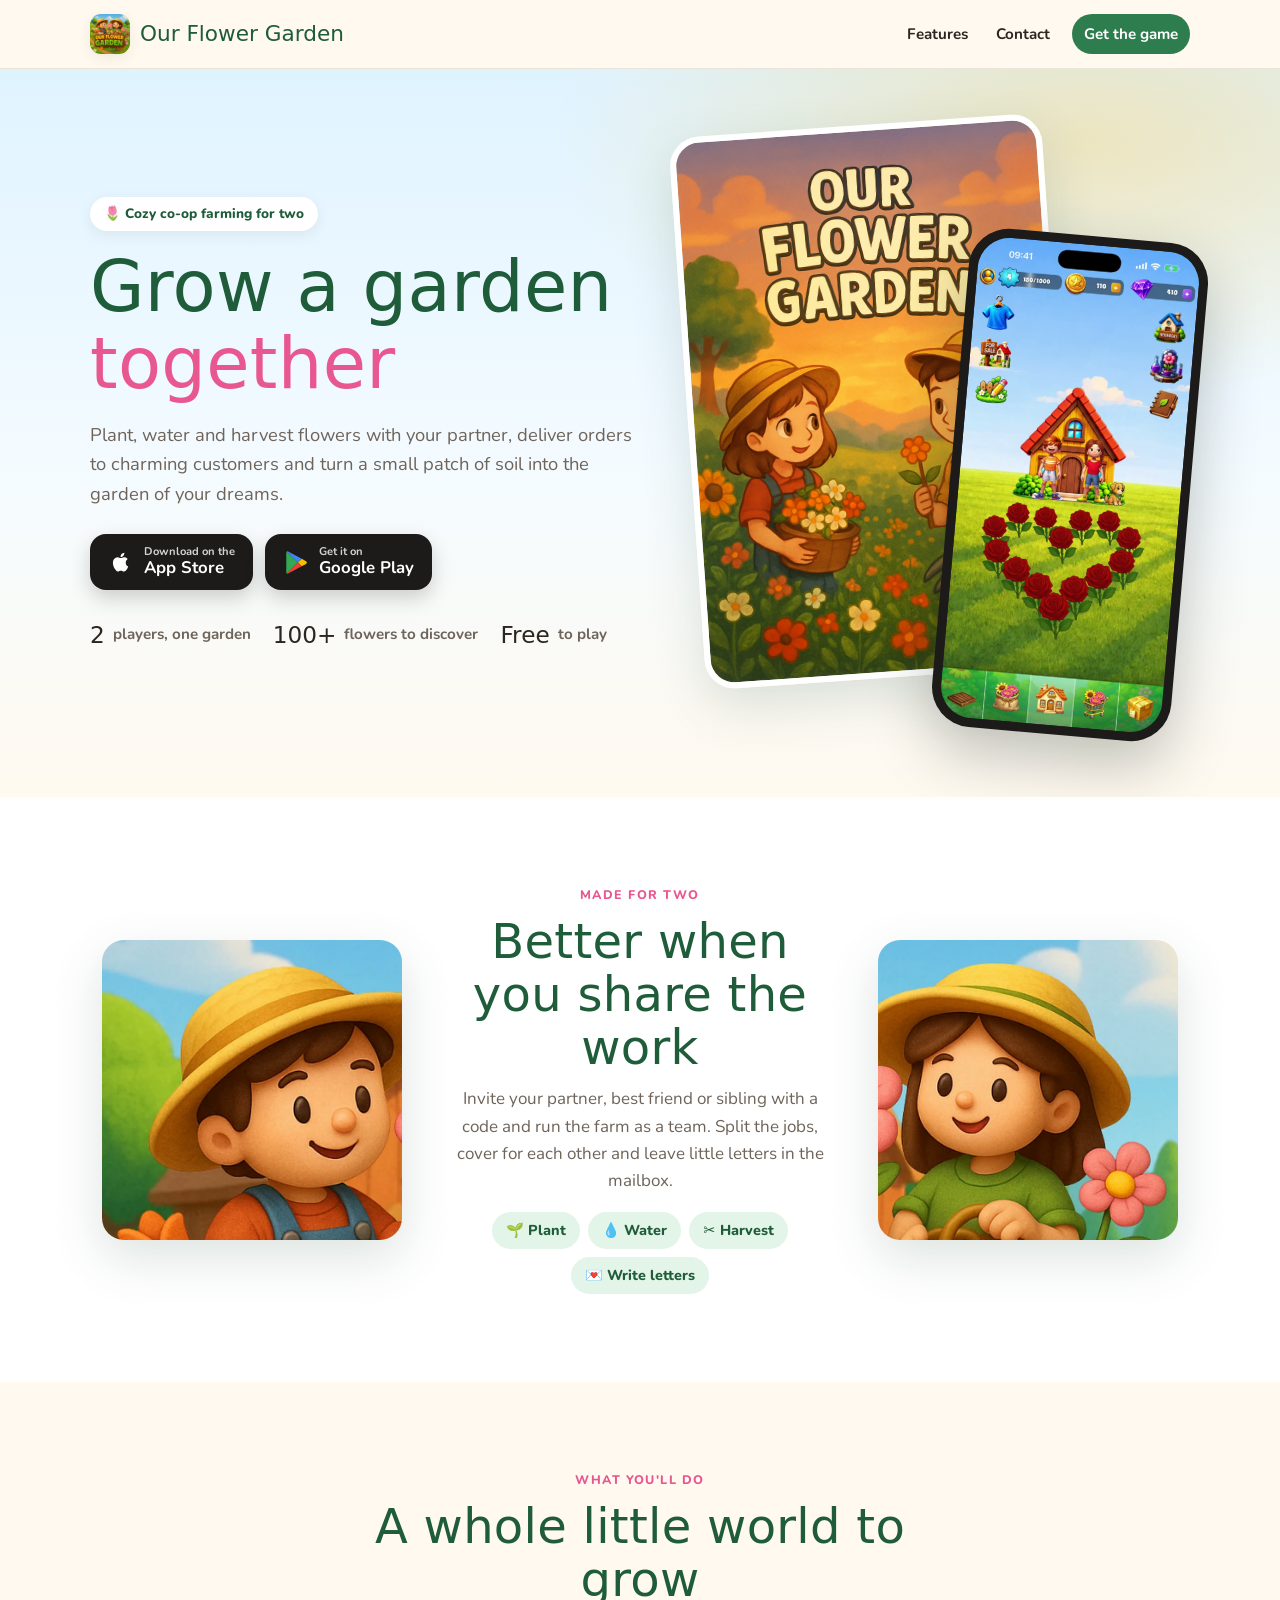
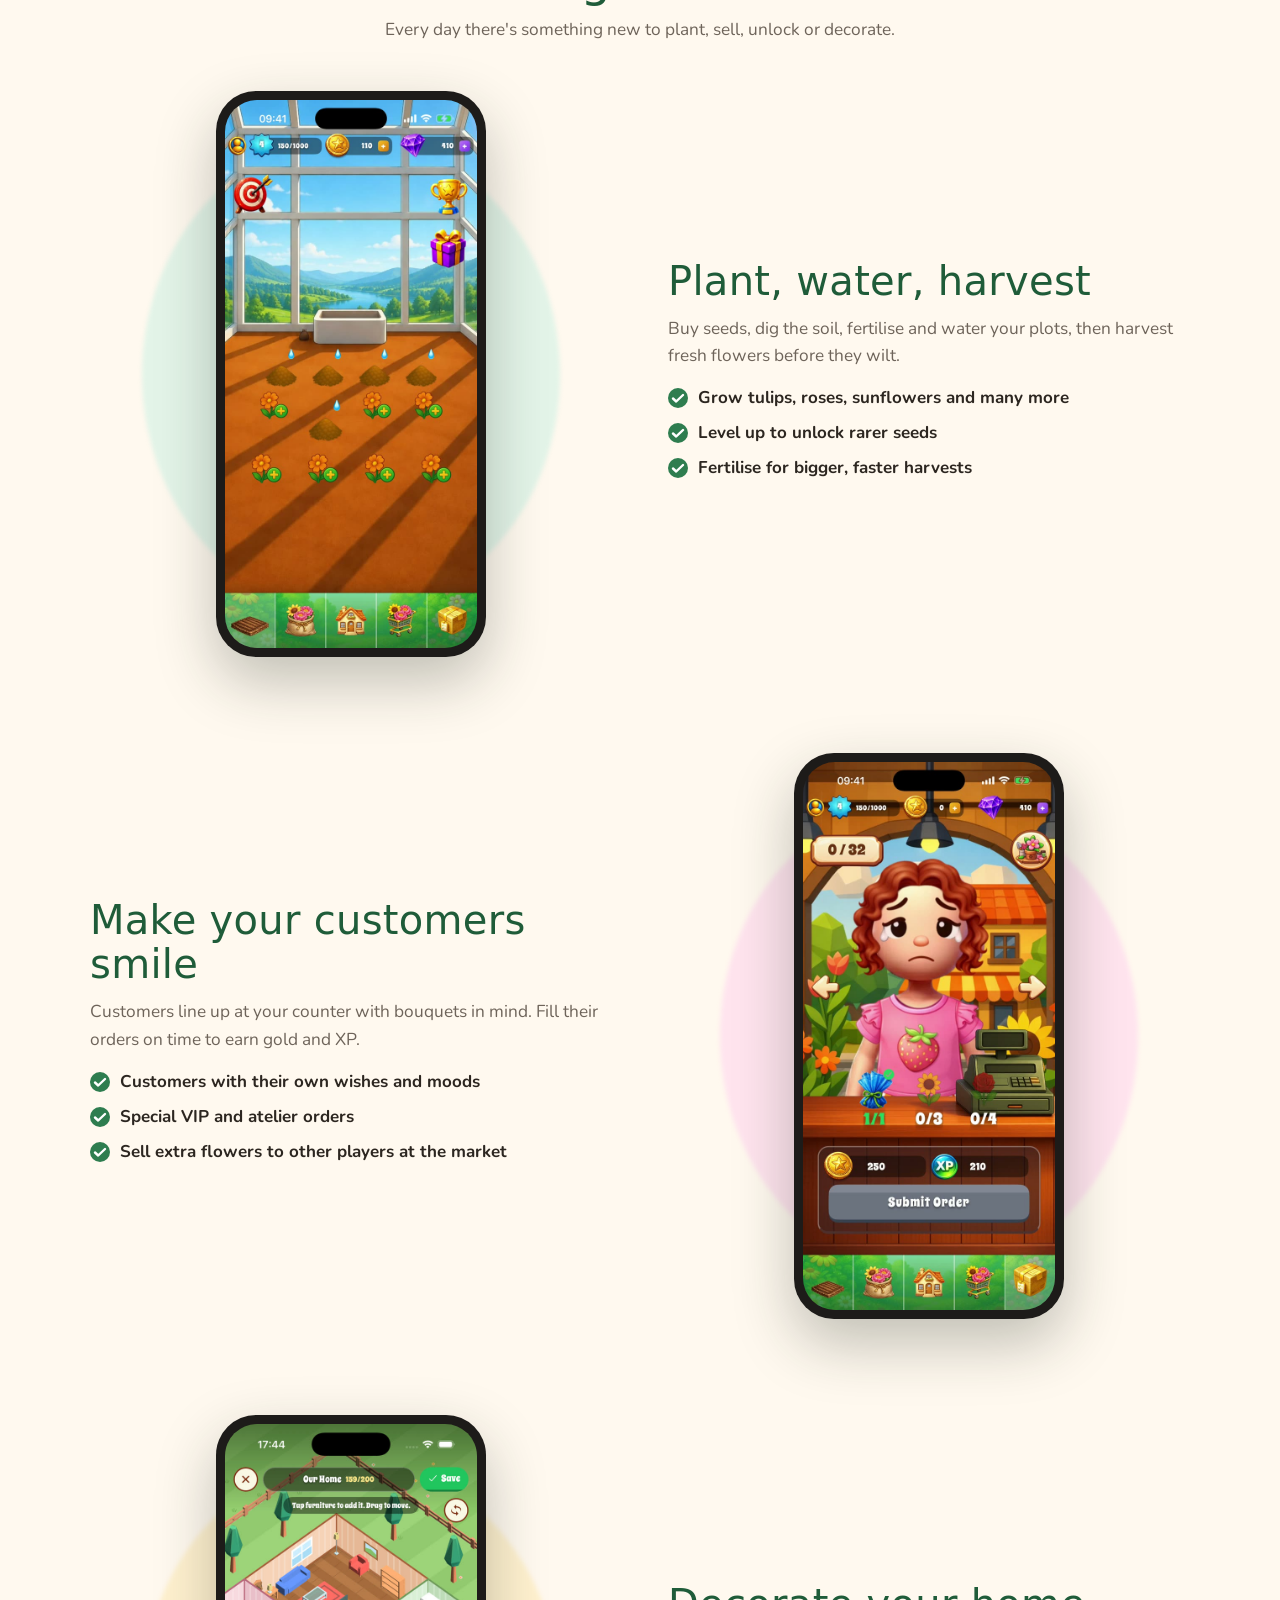
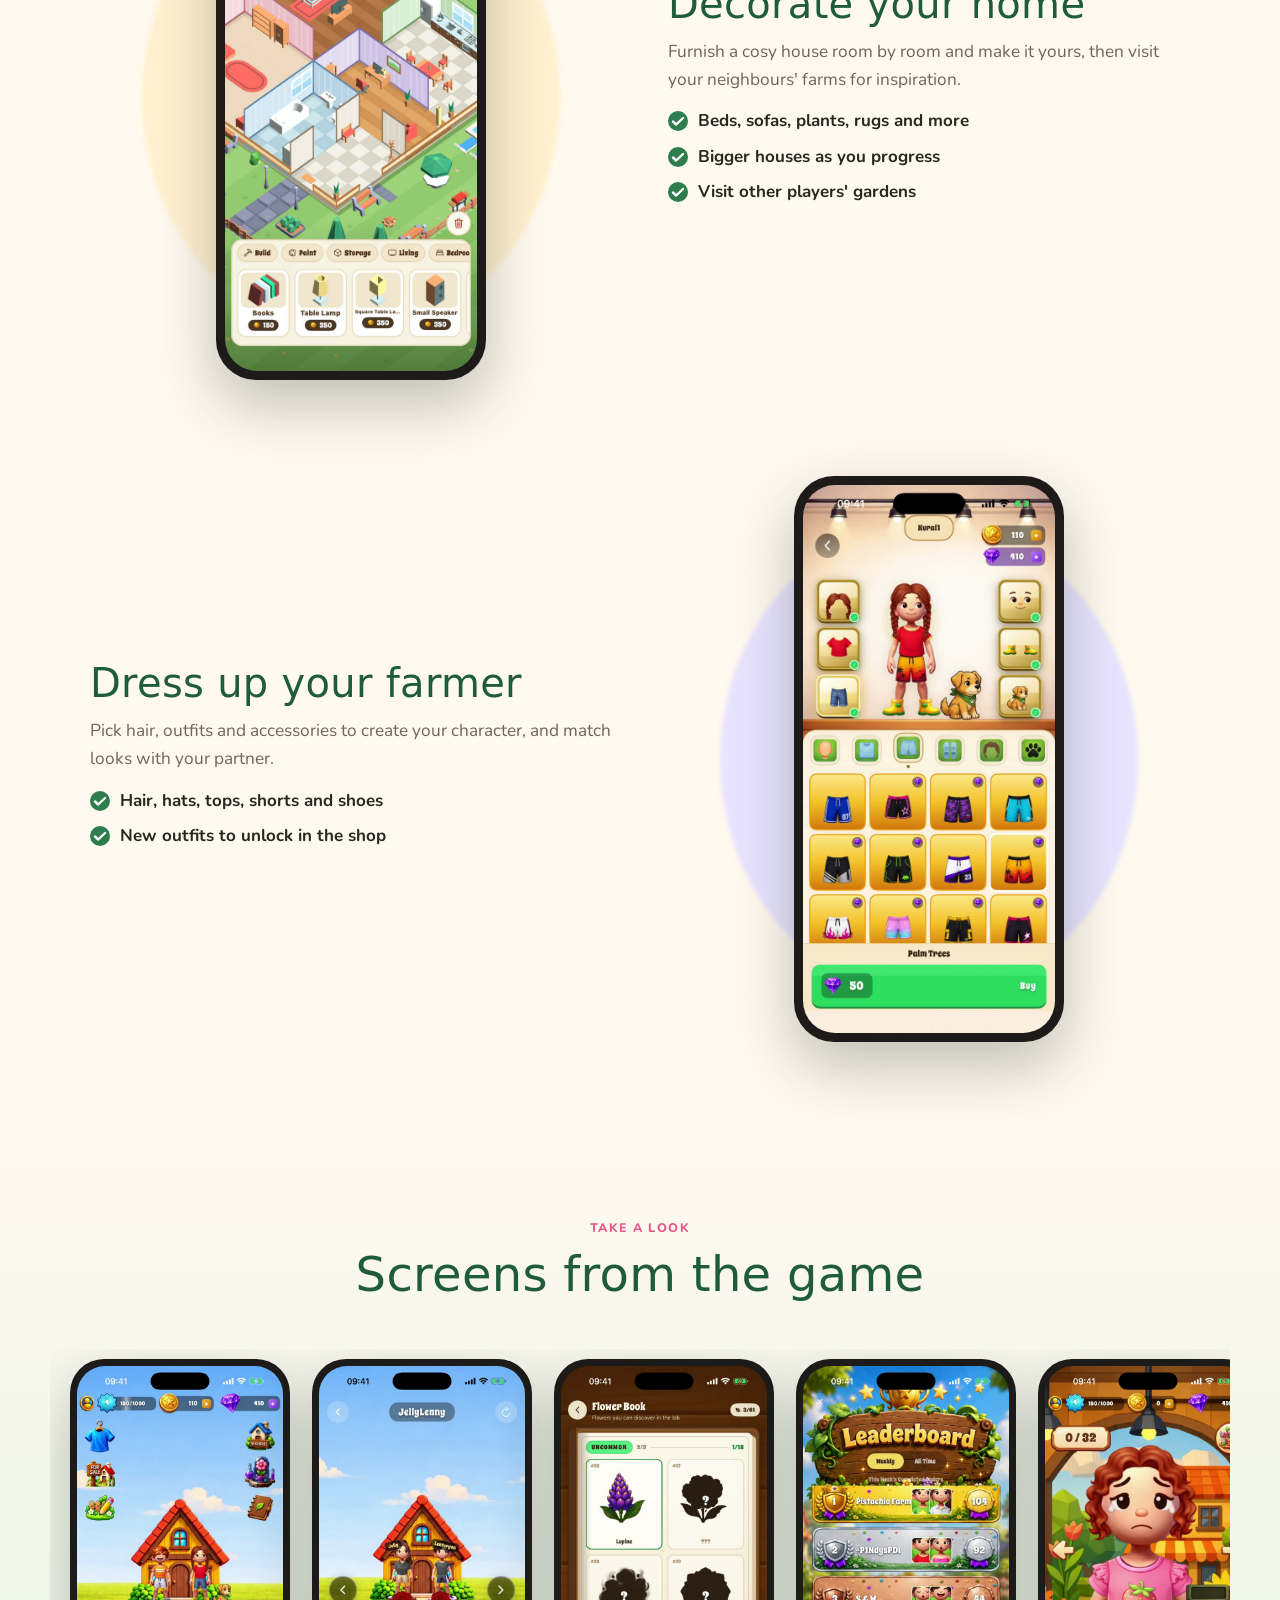
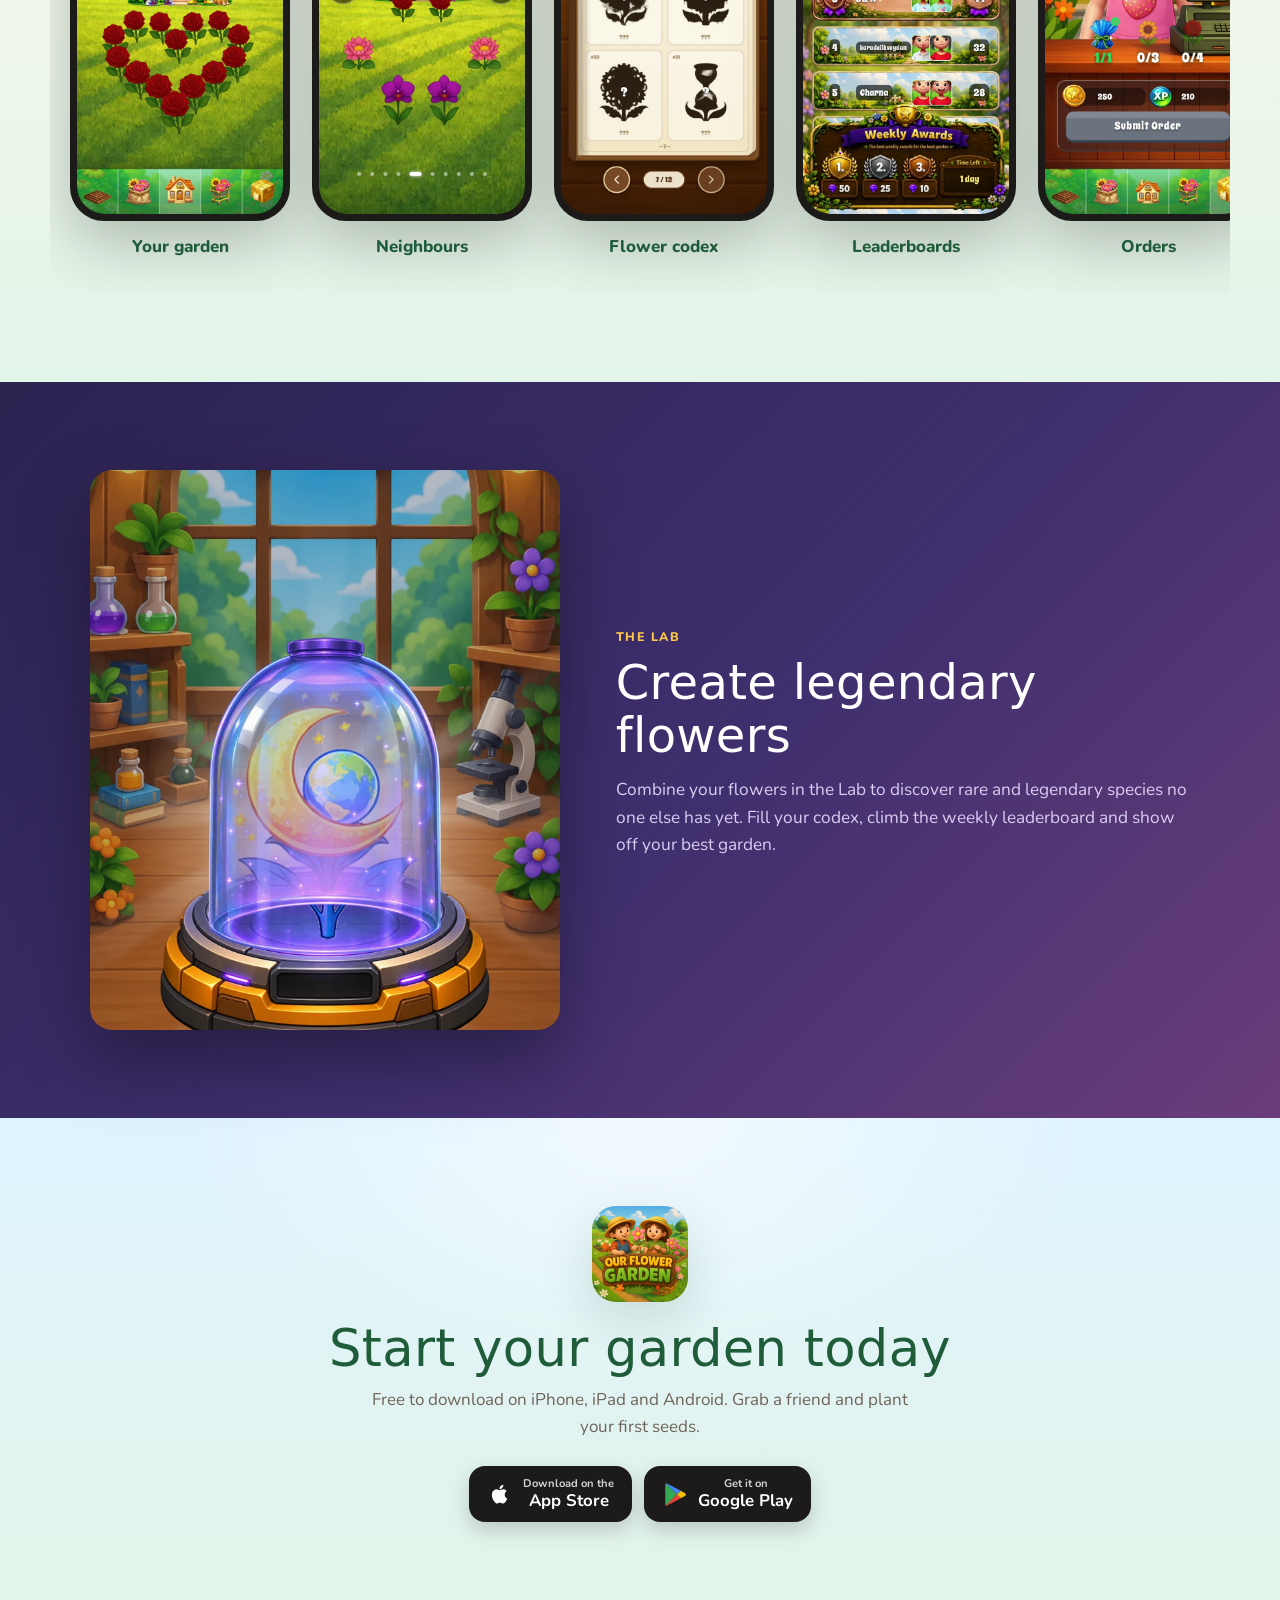
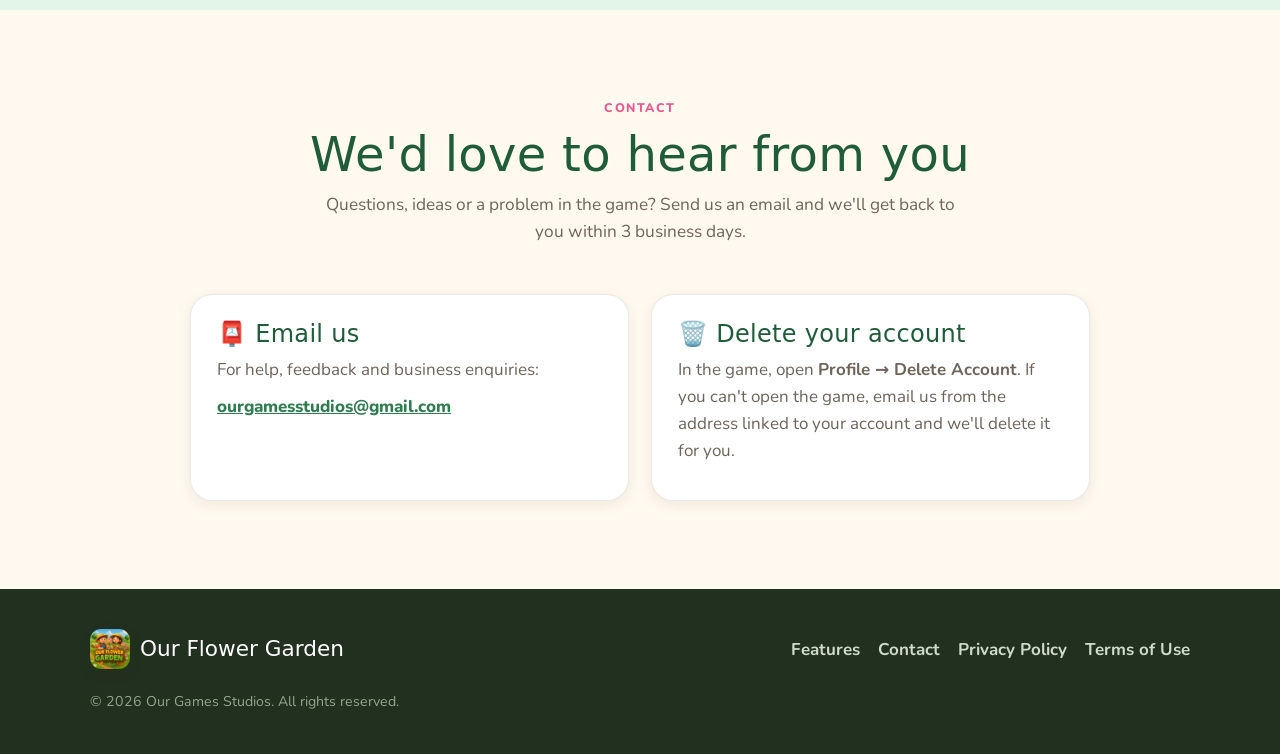
<file: index.html>
<!DOCTYPE html>
<html lang="en">
<head>
  <meta charset="UTF-8" />
  <meta name="viewport" content="width=device-width, initial-scale=1.0"/>
  <title>Our Flower Garden – Grow a garden together</title>
  <meta name="description" content="Our Flower Garden is a cozy co-op farming game for two. Plant, water and harvest flowers with your partner, fill orders, decorate your house and discover more than 100 flowers.">
  <meta property="og:title" content="Our Flower Garden – Grow a garden together">
  <meta property="og:description" content="A cozy co-op flower farming game for two. Free on iPhone and Android.">
  <meta property="og:image" content="https://ourgamesstudios.github.io/img/hero-art.jpg">
  <meta property="og:type" content="website">
  <link rel="icon" type="image/png" href="./logo.png">
  <link rel="apple-touch-icon" href="./logo.png">
  <link rel="preconnect" href="https://fonts.googleapis.com">
  <link rel="preconnect" href="https://fonts.gstatic.com" crossorigin>
  <link href="https://fonts.googleapis.com/css2?family=Chewy&family=Nunito:wght@400;700;800&display=swap" rel="stylesheet">
  <link rel="stylesheet" href="./styles.css" />
</head>
<body>
  <header class="site-header">
    <div class="container nav">
      <a class="brand" href="./index.html">
        <img src="./logo.png" alt="" width="40" height="40">
        <span>Our Flower Garden</span>
      </a>
      <nav class="menu">
        <a href="#features">Features</a>
        <a href="#contact">Contact</a>
        <a class="pill" href="#download">Get the game</a>
      </nav>
    </div>
  </header>

  <main>
    <section class="hero">
      <div class="container hero-inner">
        <div class="hero-text">
          <span class="eyebrow">🌷 Cozy co-op farming for two</span>
          <h1>Grow a garden <em>together</em></h1>
          <p class="lead">
            Plant, water and harvest flowers with your partner, deliver orders to charming customers
            and turn a small patch of soil into the garden of your dreams.
          </p>
          <div class="stores">
            <a class="btn btn-store" href="https://apps.apple.com/app/our-flower-garden/id6751162291" target="_blank" rel="noopener">
              <svg viewBox="0 0 24 24" fill="currentColor" aria-hidden="true"><path d="M16.37 12.6c-.02-2.2 1.8-3.26 1.88-3.31-1.03-1.5-2.62-1.7-3.18-1.73-1.35-.14-2.64.8-3.33.8-.69 0-1.74-.78-2.87-.76-1.47.02-2.83.86-3.59 2.18-1.53 2.66-.39 6.6 1.1 8.76.73 1.06 1.6 2.24 2.73 2.2 1.1-.05 1.51-.71 2.84-.71 1.32 0 1.7.71 2.86.69 1.18-.02 1.93-1.07 2.65-2.13.84-1.22 1.18-2.41 1.2-2.47-.03-.01-2.3-.88-2.29-3.52zM14.2 6.13c.6-.74 1.01-1.75.9-2.77-.87.04-1.93.58-2.55 1.31-.56.64-1.05 1.68-.92 2.67.97.08 1.96-.49 2.57-1.21z"/></svg>
              <span><small>Download on the</small><strong>App Store</strong></span>
            </a>
            <a class="btn btn-store" href="https://play.google.com/store/apps/details?id=com.bahakaradagli.ourflowergarden" target="_blank" rel="noopener">
              <svg viewBox="0 0 24 24" aria-hidden="true"><path fill="#34a853" d="M3.6 2.3l10.2 10.2L3.6 22.7c-.36-.2-.6-.6-.6-1.05V3.35c0-.45.24-.85.6-1.05z"/><path fill="#fbbc04" d="M17.3 9l-3.5 3.5 3.5 3.5 3.95-2.25c.98-.56.98-1.94 0-2.5z"/><path fill="#4285f4" d="M3.6 2.3c.33-.2.76-.22 1.15 0L17.3 9l-3.5 3.5z"/><path fill="#ea4335" d="M13.8 12.5l3.5 3.5-12.55 6.7c-.39.22-.82.2-1.15 0z"/></svg>
              <span><small>Get it on</small><strong>Google Play</strong></span>
            </a>
          </div>
          <ul class="facts">
            <li><b>2</b> players, one garden</li>
            <li><b>100+</b> flowers to discover</li>
            <li><b>Free</b> to play</li>
          </ul>
        </div>
        <div class="hero-visual">
          <img class="hero-art" src="./img/hero-art.jpg" alt="Two farmers holding baskets of flowers under the Our Flower Garden logo" width="900" height="1350">
          <div class="phone"><img src="./img/garden.jpg" alt="A heart-shaped flower bed in front of the farmhouse" width="600" height="1304"></div>
        </div>
      </div>
    </section>

    <section class="section duo">
      <div class="container duo-grid">
        <div class="duo-card"><img src="./img/boy.jpg" alt="Smiling farmer boy in a straw hat" width="700" height="742" loading="lazy"></div>
        <div class="duo-text">
          <span class="kicker">Made for two</span>
          <h2>Better when you share the work</h2>
          <p>
            Invite your partner, best friend or sibling with a code and run the farm as a team.
            Split the jobs, cover for each other and leave little letters in the mailbox.
          </p>
          <ul class="roles">
            <li>🌱 Plant</li>
            <li>💧 Water</li>
            <li>✂️ Harvest</li>
            <li>💌 Write letters</li>
          </ul>
        </div>
        <div class="duo-card"><img src="./img/girl.jpg" alt="Smiling farmer girl holding flowers" width="700" height="832" loading="lazy"></div>
      </div>
    </section>

    <section class="section" id="features">
      <div class="container">
        <div class="section-head">
          <span class="kicker">What you'll do</span>
          <h2>A whole little world to grow</h2>
          <p>Every day there's something new to plant, sell, unlock or decorate.</p>
        </div>

        <div class="features">
          <article class="feature">
            <div class="feature-media" style="--blob:#e3f4e8">
              <div class="phone"><img src="./img/farm.jpg" alt="Garden plots ready for planting" width="600" height="1304" loading="lazy"></div>
            </div>
            <div class="feature-text">
              <h3>Plant, water, harvest</h3>
              <p>Buy seeds, dig the soil, fertilise and water your plots, then harvest fresh flowers before they wilt.</p>
              <ul class="ticks">
                <li>Grow tulips, roses, sunflowers and many more</li>
                <li>Level up to unlock rarer seeds</li>
                <li>Fertilise for bigger, faster harvests</li>
              </ul>
            </div>
          </article>

          <article class="feature">
            <div class="feature-media" style="--blob:#ffe4ee">
              <div class="phone"><img src="./img/orders.jpg" alt="A customer at the counter waiting for a flower order" width="600" height="1304" loading="lazy"></div>
            </div>
            <div class="feature-text">
              <h3>Make your customers smile</h3>
              <p>Customers line up at your counter with bouquets in mind. Fill their orders on time to earn gold and XP.</p>
              <ul class="ticks">
                <li>Customers with their own wishes and moods</li>
                <li>Special VIP and atelier orders</li>
                <li>Sell extra flowers to other players at the market</li>
              </ul>
            </div>
          </article>

          <article class="feature">
            <div class="feature-media" style="--blob:#fff1cf">
              <div class="phone"><img src="./img/house.jpg" alt="A cosy decorated house interior" width="600" height="1304" loading="lazy"></div>
            </div>
            <div class="feature-text">
              <h3>Decorate your home</h3>
              <p>Furnish a cosy house room by room and make it yours, then visit your neighbours' farms for inspiration.</p>
              <ul class="ticks">
                <li>Beds, sofas, plants, rugs and more</li>
                <li>Bigger houses as you progress</li>
                <li>Visit other players' gardens</li>
              </ul>
            </div>
          </article>

          <article class="feature">
            <div class="feature-media" style="--blob:#e8e4ff">
              <div class="phone"><img src="./img/dressup.jpg" alt="Character dress-up screen with outfits" width="600" height="1304" loading="lazy"></div>
            </div>
            <div class="feature-text">
              <h3>Dress up your farmer</h3>
              <p>Pick hair, outfits and accessories to create your character, and match looks with your partner.</p>
              <ul class="ticks">
                <li>Hair, hats, tops, shorts and shoes</li>
                <li>New outfits to unlock in the shop</li>
              </ul>
            </div>
          </article>
        </div>
      </div>
    </section>

    <section class="section gallery-band">
      <div class="section-head container">
        <span class="kicker">Take a look</span>
        <h2>Screens from the game</h2>
      </div>
      <div class="gallery">
        <figure><div class="phone"><img src="./img/garden.jpg" alt="Heart-shaped flower bed" width="600" height="1304" loading="lazy"></div><figcaption>Your garden</figcaption></figure>
        <figure><div class="phone"><img src="./img/neighbors.jpg" alt="Visiting a neighbour's farm" width="600" height="1304" loading="lazy"></div><figcaption>Neighbours</figcaption></figure>
        <figure><div class="phone"><img src="./img/codex.jpg" alt="Flower collection book" width="600" height="1304" loading="lazy"></div><figcaption>Flower codex</figcaption></figure>
        <figure><div class="phone"><img src="./img/leaderboard.jpg" alt="Weekly leaderboard" width="600" height="1304" loading="lazy"></div><figcaption>Leaderboards</figcaption></figure>
        <figure><div class="phone"><img src="./img/orders.jpg" alt="Customer order" width="600" height="1304" loading="lazy"></div><figcaption>Orders</figcaption></figure>
        <figure><div class="phone"><img src="./img/house.jpg" alt="House interior" width="600" height="1304" loading="lazy"></div><figcaption>Your house</figcaption></figure>
      </div>
    </section>

    <section class="section lab">
      <div class="container lab-inner">
        <img src="./img/lab.jpg" alt="A glowing legendary flower inside a glass dome in the lab" width="700" height="1244" loading="lazy">
        <div>
          <span class="kicker">The Lab</span>
          <h2>Create legendary flowers</h2>
          <p>
            Combine your flowers in the Lab to discover rare and legendary species no one else has yet.
            Fill your codex, climb the weekly leaderboard and show off your best garden.
          </p>
        </div>
      </div>
    </section>

    <section class="section cta-band" id="download">
      <div class="container">
        <img class="icon" src="./logo.png" alt="Our Flower Garden app icon" width="96" height="96" loading="lazy">
        <h2>Start your garden today</h2>
        <p>Free to download on iPhone, iPad and Android. Grab a friend and plant your first seeds.</p>
        <div class="stores">
          <a class="btn btn-store" href="https://apps.apple.com/app/our-flower-garden/id6751162291" target="_blank" rel="noopener">
            <svg viewBox="0 0 24 24" fill="currentColor" aria-hidden="true"><path d="M16.37 12.6c-.02-2.2 1.8-3.26 1.88-3.31-1.03-1.5-2.62-1.7-3.18-1.73-1.35-.14-2.64.8-3.33.8-.69 0-1.74-.78-2.87-.76-1.47.02-2.83.86-3.59 2.18-1.53 2.66-.39 6.6 1.1 8.76.73 1.06 1.6 2.24 2.73 2.2 1.1-.05 1.51-.71 2.84-.71 1.32 0 1.7.71 2.86.69 1.18-.02 1.93-1.07 2.65-2.13.84-1.22 1.18-2.41 1.2-2.47-.03-.01-2.3-.88-2.29-3.52zM14.2 6.13c.6-.74 1.01-1.75.9-2.77-.87.04-1.93.58-2.55 1.31-.56.64-1.05 1.68-.92 2.67.97.08 1.96-.49 2.57-1.21z"/></svg>
            <span><small>Download on the</small><strong>App Store</strong></span>
          </a>
          <a class="btn btn-store" href="https://play.google.com/store/apps/details?id=com.bahakaradagli.ourflowergarden" target="_blank" rel="noopener">
            <svg viewBox="0 0 24 24" aria-hidden="true"><path fill="#34a853" d="M3.6 2.3l10.2 10.2L3.6 22.7c-.36-.2-.6-.6-.6-1.05V3.35c0-.45.24-.85.6-1.05z"/><path fill="#fbbc04" d="M17.3 9l-3.5 3.5 3.5 3.5 3.95-2.25c.98-.56.98-1.94 0-2.5z"/><path fill="#4285f4" d="M3.6 2.3c.33-.2.76-.22 1.15 0L17.3 9l-3.5 3.5z"/><path fill="#ea4335" d="M13.8 12.5l3.5 3.5-12.55 6.7c-.39.22-.82.2-1.15 0z"/></svg>
            <span><small>Get it on</small><strong>Google Play</strong></span>
          </a>
        </div>
      </div>
    </section>

    <section class="section" id="contact">
      <div class="container">
        <div class="section-head">
          <span class="kicker">Contact</span>
          <h2>We'd love to hear from you</h2>
          <p>Questions, ideas or a problem in the game? Send us an email and we'll get back to you within 3 business days.</p>
        </div>
        <div class="contact-grid">
          <div class="card">
            <h3>📮 Email us</h3>
            <p>For help, feedback and business enquiries:</p>
            <a href="mailto:ourgamesstudios@gmail.com">ourgamesstudios@gmail.com</a>
          </div>
          <div class="card" id="delete-account">
            <h3>🗑️ Delete your account</h3>
            <p>In the game, open <strong>Profile → Delete Account</strong>. If you can't open the game, email us from the address linked to your account and we'll delete it for you.</p>
          </div>
        </div>
      </div>
    </section>
  </main>

  <footer class="site-footer">
    <div class="container footer-inner">
      <a class="brand" href="./index.html">
        <img src="./logo.png" alt="" width="40" height="40">
        <span>Our Flower Garden</span>
      </a>
      <nav class="footer-menu">
        <a href="#features">Features</a>
        <a href="#contact">Contact</a>
        <a href="./privacy.html">Privacy Policy</a>
        <a href="./terms.html">Terms of Use</a>
      </nav>
      <small>© 2026 Our Games Studios. All rights reserved.</small>
    </div>
  </footer>
</body>
</html>
</file>
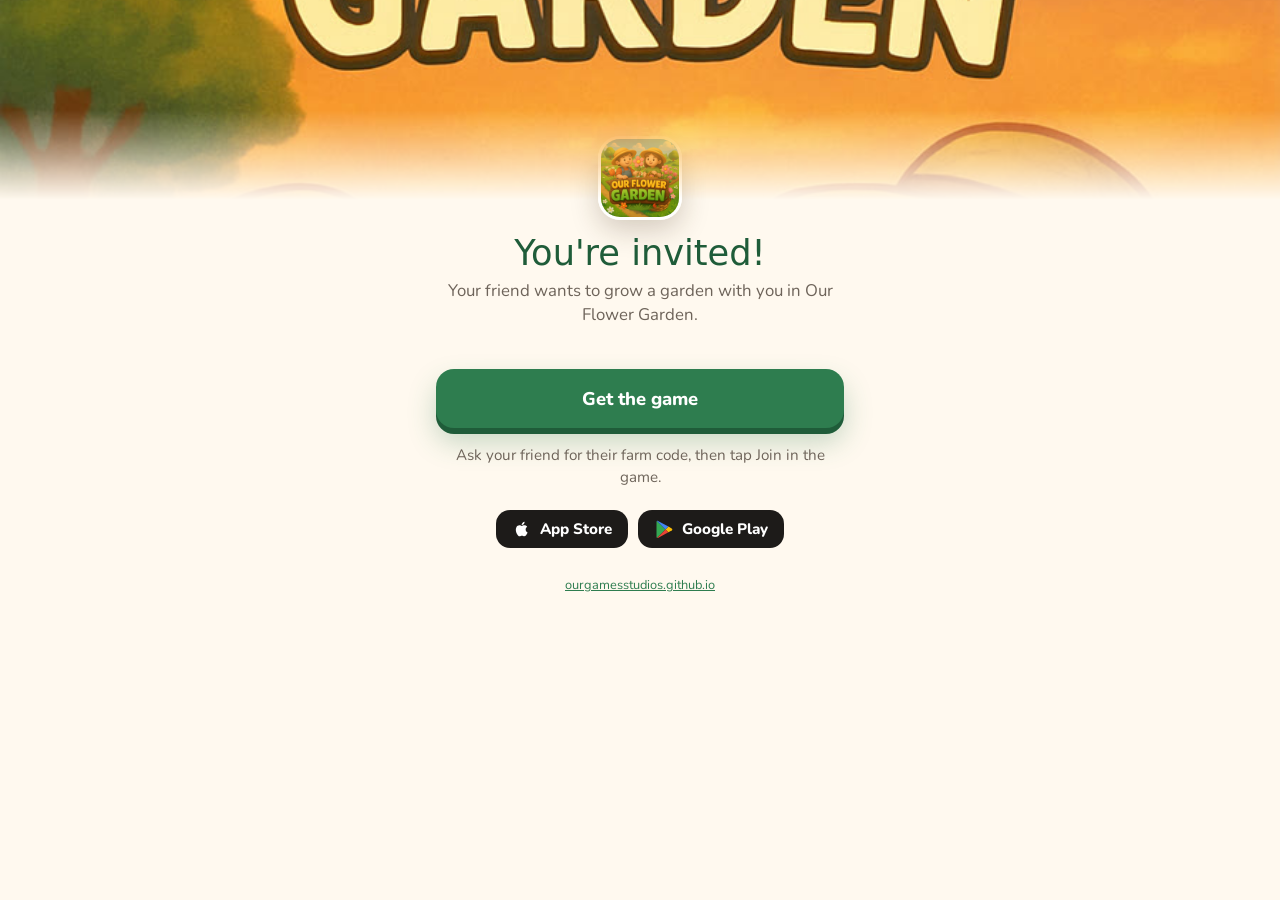
<file: join/index.html>
<!DOCTYPE html>
<html lang="en">
<head>
  <meta charset="UTF-8" />
  <meta name="viewport" content="width=device-width, initial-scale=1.0"/>
  <title>Join my garden – Our Flower Garden</title>
  <meta name="description" content="Your friend invited you to grow a garden together in Our Flower Garden. Free on iPhone and Android.">
  <meta name="robots" content="noindex">
  <meta property="og:title" content="Come grow flowers with me! 🌸">
  <meta property="og:description" content="Join my garden in Our Flower Garden – a cozy co-op farming game for two. Free on iPhone and Android.">
  <meta property="og:image" content="https://ourgamesstudios.github.io/img/hero-art.jpg">
  <meta property="og:type" content="website">
  <link rel="icon" type="image/png" href="../logo.png">
  <link rel="apple-touch-icon" href="../logo.png">
  <link rel="preconnect" href="https://fonts.googleapis.com">
  <link rel="preconnect" href="https://fonts.gstatic.com" crossorigin>
  <link href="https://fonts.googleapis.com/css2?family=Chewy&family=Nunito:wght@400;700;800&display=swap" rel="stylesheet">
  <style>
    :root{
      --cream:#fff9ef; --leaf:#2e7d4f; --leaf-dark:#1f5c39; --leaf-soft:#e3f4e8;
      --gold:#fbbf24; --brown:rgba(61,38,18,.94); --ink:#2c2620; --muted:#6e645a;
      --display:"Chewy","Comic Sans MS",system-ui,sans-serif;
      --body:"Nunito",system-ui,-apple-system,"Segoe UI",Roboto,sans-serif;
      color-scheme: light;
    }
    *{box-sizing:border-box}
    html,body{margin:0;padding:0}
    body{
      min-height:100vh; min-height:100dvh;
      font-family:var(--body); color:var(--ink); background:var(--cream);
      display:flex; flex-direction:column; align-items:center;
      -webkit-font-smoothing:antialiased;
    }
    .hero{
      width:100%; height:200px; flex:none;
      background:url("../img/hero-art.jpg") center 35%/cover no-repeat;
      -webkit-mask-image:linear-gradient(#000 55%,transparent);
              mask-image:linear-gradient(#000 55%,transparent);
    }
    main{
      width:100%; max-width:440px; padding:0 16px 32px; margin-top:-64px;
      display:flex; flex-direction:column; align-items:center; text-align:center;
    }
    .logo{width:84px;height:84px;border-radius:22px;box-shadow:0 10px 28px rgba(60,40,20,.22);border:3px solid #fff}
    h1{font-family:var(--display);font-weight:400;font-size:2.2rem;line-height:1.1;margin:14px 0 6px;color:var(--leaf-dark)}
    .sub{margin:0 0 20px;color:var(--muted);font-size:1.05rem;line-height:1.45}
    .plate{
      min-width:230px; max-width:100%; padding:10px 26px 12px; border-radius:18px;
      background:var(--brown); border:3px solid var(--gold);
      box-shadow:0 10px 26px rgba(61,38,18,.25);
    }
    .plate small{display:block;font-family:var(--display);font-size:1rem;color:var(--gold)}
    .plate b{display:block;font-family:var(--display);font-weight:400;font-size:2.4rem;letter-spacing:6px;color:#fff;line-height:1.15;word-break:break-all}
    .plate b.long{font-size:1.15rem;letter-spacing:0}
    .cta{
      margin-top:22px; width:100%; border:0; cursor:pointer;
      padding:17px 20px; border-radius:18px;
      background:var(--leaf); color:#fff; font:800 1.15rem var(--body);
      box-shadow:0 6px 0 var(--leaf-dark),0 14px 28px rgba(46,125,79,.28);
      transition:transform .08s ease, box-shadow .08s ease;
    }
    .cta:active{transform:translateY(4px);box-shadow:0 2px 0 var(--leaf-dark),0 8px 18px rgba(46,125,79,.25)}
    .cta.done{background:#16a34a}
    .hint{margin:16px 0 0;font-size:.95rem;color:var(--muted);line-height:1.45}
    .stores{display:flex;gap:10px;justify-content:center;flex-wrap:wrap;margin-top:22px}
    .stores a{
      display:inline-flex;align-items:center;gap:8px;padding:9px 16px;border-radius:14px;
      background:#1d1b19;color:#fff;text-decoration:none;font-weight:800;font-size:.95rem;
    }
    .stores svg{width:20px;height:20px;flex:none}
    .foot{margin-top:28px;font-size:.8rem;color:var(--muted)}
    .foot a{color:var(--leaf)}
    [hidden]{display:none!important}
  </style>
</head>
<body>
  <div class="hero" aria-hidden="true"></div>
  <main>
    <img class="logo" src="../logo.png" alt="Our Flower Garden" width="84" height="84">
    <h1 id="title">You're invited!</h1>
    <p class="sub" id="sub">Your friend wants to grow a garden with you in Our Flower Garden.</p>

    <div class="plate" id="plate" hidden>
      <small id="codeLabel">Farm code</small>
      <b id="code"></b>
    </div>

    <button class="cta" id="cta" type="button">Copy code &amp; get the game</button>
    <p class="hint" id="hint">Install the game, tap Join and paste the code.</p>

    <div class="stores">
      <a id="ios" href="https://apps.apple.com/app/our-flower-garden/id6751162291">
        <svg viewBox="0 0 24 24" fill="currentColor" aria-hidden="true"><path d="M16.37 12.6c-.02-2.2 1.8-3.26 1.88-3.31-1.03-1.5-2.62-1.7-3.18-1.73-1.35-.14-2.64.8-3.33.8-.69 0-1.74-.78-2.87-.76-1.47.02-2.83.86-3.59 2.18-1.53 2.66-.39 6.6 1.1 8.76.73 1.06 1.6 2.24 2.73 2.2 1.1-.05 1.51-.71 2.84-.71 1.32 0 1.7.71 2.86.69 1.18-.02 1.93-1.07 2.65-2.13.84-1.22 1.18-2.41 1.2-2.47-.03-.01-2.3-.88-2.29-3.52zM14.2 6.13c.6-.74 1.01-1.75.9-2.77-.87.04-1.93.58-2.55 1.31-.56.64-1.05 1.68-.92 2.67.97.08 1.96-.49 2.57-1.21z"/></svg>
        App Store
      </a>
      <a id="android" href="https://play.google.com/store/apps/details?id=com.bahakaradagli.ourflowergarden">
        <svg viewBox="0 0 24 24" aria-hidden="true"><path fill="#34a853" d="M3.6 2.3l10.2 10.2L3.6 22.7c-.36-.2-.6-.6-.6-1.05V3.35c0-.45.24-.85.6-1.05z"/><path fill="#fbbc04" d="M17.3 9l-3.5 3.5 3.5 3.5 3.95-2.25c.98-.56.98-1.94 0-2.5z"/><path fill="#4285f4" d="M3.6 2.3c.33-.2.76-.22 1.15 0L17.3 9l-3.5 3.5z"/><path fill="#ea4335" d="M13.8 12.5l3.5 3.5-12.55 6.7c-.39.22-.82.2-1.15 0z"/></svg>
        Google Play
      </a>
    </div>

    <p class="foot"><a href="../index.html">ourgamesstudios.github.io</a></p>
  </main>

  <script>
  (function () {
    // Davet linki: https://ourgamesstudios.github.io/join/?c=K3M9TP
    // Oyundaki Paylaş düğmesi (OurFlower/src/components/InviteCode.tsx) bu linki gönderir.
    // Tek dokunuş: kod panoya kopyalanır ve telefonun mağazası açılır. Android'de
    // oyun yüklüyse intent:// ile doğrudan oyun açılır, değilse Play Store.
    var IOS_URL = "https://apps.apple.com/app/our-flower-garden/id6751162291";
    var PKG = "com.bahakaradagli.ourflowergarden";
    var PLAY_URL = "https://play.google.com/store/apps/details?id=" + PKG +
      "&referrer=" + encodeURIComponent("utm_source=invite&utm_medium=share");

    // Kod: kısa davet kodu (K3M9TP) ya da eski sürümlerin uzun oda kimliği (-Oa...).
    var raw = "";
    try { raw = new URLSearchParams(location.search).get("c") || ""; } catch (e) {}
    raw = raw.trim();
    var code = /^[A-Za-z0-9_-]{4,40}$/.test(raw) ? (raw.charAt(0) === "-" ? raw : raw.toUpperCase()) : "";

    var ua = navigator.userAgent || "";
    var isAndroid = /Android/i.test(ua);
    var isIOS = /iPhone|iPad|iPod/i.test(ua) || (/Macintosh/.test(ua) && navigator.maxTouchPoints > 1);

    // Çeviriler — oyunun 13 dili. {join} oyundaki "Katıl" düğmesinin adı.
    var T = {
      en: ["You're invited!", "Your friend wants to grow a garden with you in Our Flower Garden.", "Farm code", "Copy code & get the game", "Code copied!", "Install the game, tap Join and paste the code.", "Get the game", "Ask your friend for their farm code, then tap Join in the game."],
      tr: ["Davetlisin!", "Arkadaşın Our Flower Garden'da seninle birlikte bahçe büyütmek istiyor.", "Çiftlik kodu", "Kodu kopyala ve oyunu indir", "Kod kopyalandı!", "Oyunu kur, Katıl'a dokun ve kodu yapıştır.", "Oyunu indir", "Arkadaşından çiftlik kodunu iste, sonra oyunda Katıl'a dokun."],
      de: ["Du bist eingeladen!", "Dein Freund möchte mit dir in Our Flower Garden einen Garten anlegen.", "Farm-Code", "Code kopieren & Spiel holen", "Code kopiert!", "Installiere das Spiel, tippe auf Beitreten und füge den Code ein.", "Spiel holen", "Frag deinen Freund nach seinem Farm-Code und tippe im Spiel auf Beitreten."],
      fr: ["Tu es invité !", "Ton ami veut faire pousser un jardin avec toi dans Our Flower Garden.", "Code de la ferme", "Copier le code et télécharger", "Code copié !", "Installe le jeu, touche Rejoindre et colle le code.", "Télécharger le jeu", "Demande le code de sa ferme à ton ami, puis touche Rejoindre dans le jeu."],
      es: ["¡Estás invitado!", "Tu amigo quiere cultivar un jardín contigo en Our Flower Garden.", "Código de la granja", "Copiar código y descargar", "¡Código copiado!", "Instala el juego, toca Unirse y pega el código.", "Descargar el juego", "Pide a tu amigo el código de su granja y toca Unirse en el juego."],
      it: ["Sei invitato!", "Il tuo amico vuole coltivare un giardino con te in Our Flower Garden.", "Codice della fattoria", "Copia il codice e scarica", "Codice copiato!", "Installa il gioco, tocca Entra e incolla il codice.", "Scarica il gioco", "Chiedi al tuo amico il codice della sua fattoria, poi tocca Entra nel gioco."],
      pt: ["Você foi convidado!", "Seu amigo quer cultivar um jardim com você no Our Flower Garden.", "Código da fazenda", "Copiar código e baixar", "Código copiado!", "Instale o jogo, toque em Entrar e cole o código.", "Baixar o jogo", "Peça ao seu amigo o código da fazenda e toque em Entrar no jogo."],
      ru: ["Тебя пригласили!", "Твой друг хочет вырастить сад вместе с тобой в Our Flower Garden.", "Код фермы", "Скопировать код и скачать", "Код скопирован!", "Установи игру, нажми Войти и вставь код.", "Скачать игру", "Попроси у друга код фермы и нажми Войти в игре."],
      ja: ["招待が届きました！", "友だちが Our Flower Garden で一緒に庭を育てたがっています。", "農場コード", "コードをコピーしてダウンロード", "コピーしました！", "ゲームをインストールして 参加 をタップし、コードを貼り付けてね。", "ゲームを入手", "友だちに農場コードを聞いて、ゲームで 参加 をタップしてね。"],
      ko: ["초대받았어요!", "친구가 Our Flower Garden에서 함께 정원을 가꾸고 싶어 해요.", "농장 코드", "코드 복사하고 게임 받기", "코드를 복사했어요!", "게임을 설치하고 참여를 누른 뒤 코드를 붙여 넣어 줘.", "게임 받기", "친구에게 농장 코드를 물어본 뒤 게임에서 참여를 눌러 줘."],
      zh: ["你收到了邀请！", "你的朋友想和你一起在 Our Flower Garden 里打造花园。", "农场代码", "复制代码并下载游戏", "代码已复制！", "安装游戏，点击 加入，然后粘贴代码。", "下载游戏", "向朋友要农场代码，然后在游戏中点击 加入。"],
      ar: ["أنت مدعو!", "صديقك يريد أن يزرع حديقة معك في Our Flower Garden.", "رمز المزرعة", "انسخ الرمز ونزّل اللعبة", "تم نسخ الرمز!", "ثبّت اللعبة، اضغط انضمام والصق الرمز.", "نزّل اللعبة", "اطلب رمز المزرعة من صديقك، ثم اضغط انضمام في اللعبة."],
      id: ["Kamu diundang!", "Temanmu ingin menanam kebun bersamamu di Our Flower Garden.", "Kode kebun", "Salin kode & unduh game", "Kode disalin!", "Pasang gamenya, ketuk Gabung, lalu tempel kodenya.", "Unduh game", "Minta kode kebun dari temanmu, lalu ketuk Gabung di game."]
    };
    var langs = (navigator.languages && navigator.languages.length ? navigator.languages : [navigator.language || "en"]);
    var lang = "en";
    for (var i = 0; i < langs.length; i++) {
      var l = String(langs[i] || "").toLowerCase().split("-")[0];
      if (T[l]) { lang = l; break; }
    }
    var s = T[lang];
    document.documentElement.lang = lang;
    if (lang === "ar") document.documentElement.dir = "rtl";

    var $ = function (id) { return document.getElementById(id); };
    $("title").textContent = s[0];
    $("sub").textContent = s[1];
    $("codeLabel").textContent = s[2];

    $("ios").href = IOS_URL;
    $("android").href = PLAY_URL;

    var cta = $("cta");
    if (code) {
      $("plate").hidden = false;
      $("code").textContent = code;
      if (code.length > 10) $("code").className = "long";
      cta.textContent = s[3];
      $("hint").textContent = s[5];
    } else {
      cta.textContent = s[6];
      $("hint").textContent = s[7];
    }
    // Telefon belliyse yalnız doğru mağazanın düğmesi kalsın (ana düğme zaten oraya gidiyor).
    if (isIOS) $("android").hidden = true;
    if (isAndroid) $("ios").hidden = true;

    function copy(text) {
      try {
        if (navigator.clipboard && window.isSecureContext) {
          return navigator.clipboard.writeText(text).then(function () { return true; }, function () { return legacyCopy(text); });
        }
      } catch (e) {}
      return Promise.resolve(legacyCopy(text));
    }
    function legacyCopy(text) {
      try {
        var ta = document.createElement("textarea");
        ta.value = text;
        ta.setAttribute("readonly", "");
        ta.style.position = "fixed";
        ta.style.opacity = "0";
        document.body.appendChild(ta);
        ta.select();
        ta.setSelectionRange(0, text.length);
        var ok = document.execCommand("copy");
        document.body.removeChild(ta);
        return ok;
      } catch (e) { return false; }
    }

    function storeUrl() {
      if (isIOS) return IOS_URL;
      if (isAndroid) {
        // Oyun yüklüyse açar, değilse Chrome Play Store'a düşer.
        return "intent://join?c=" + encodeURIComponent(code) +
          "#Intent;scheme=ourflowergarden;package=" + PKG +
          ";S.browser_fallback_url=" + encodeURIComponent(PLAY_URL) + ";end";
      }
      return null;
    }

    cta.addEventListener("click", function () {
      var go = function () {
        var url = storeUrl();
        if (url) {
          location.href = url;
        } else {
          // Bilgisayardan açıldı: mağaza düğmelerine kaydır.
          $("ios").scrollIntoView({ behavior: "smooth", block: "center" });
        }
      };
      if (!code) { go(); return; }
      copy(code).then(function (ok) {
        if (ok) { cta.textContent = s[4]; cta.className = "cta done"; }
        setTimeout(go, ok ? 450 : 0);
      });
    });
  })();
  </script>
</body>
</html>
</file>
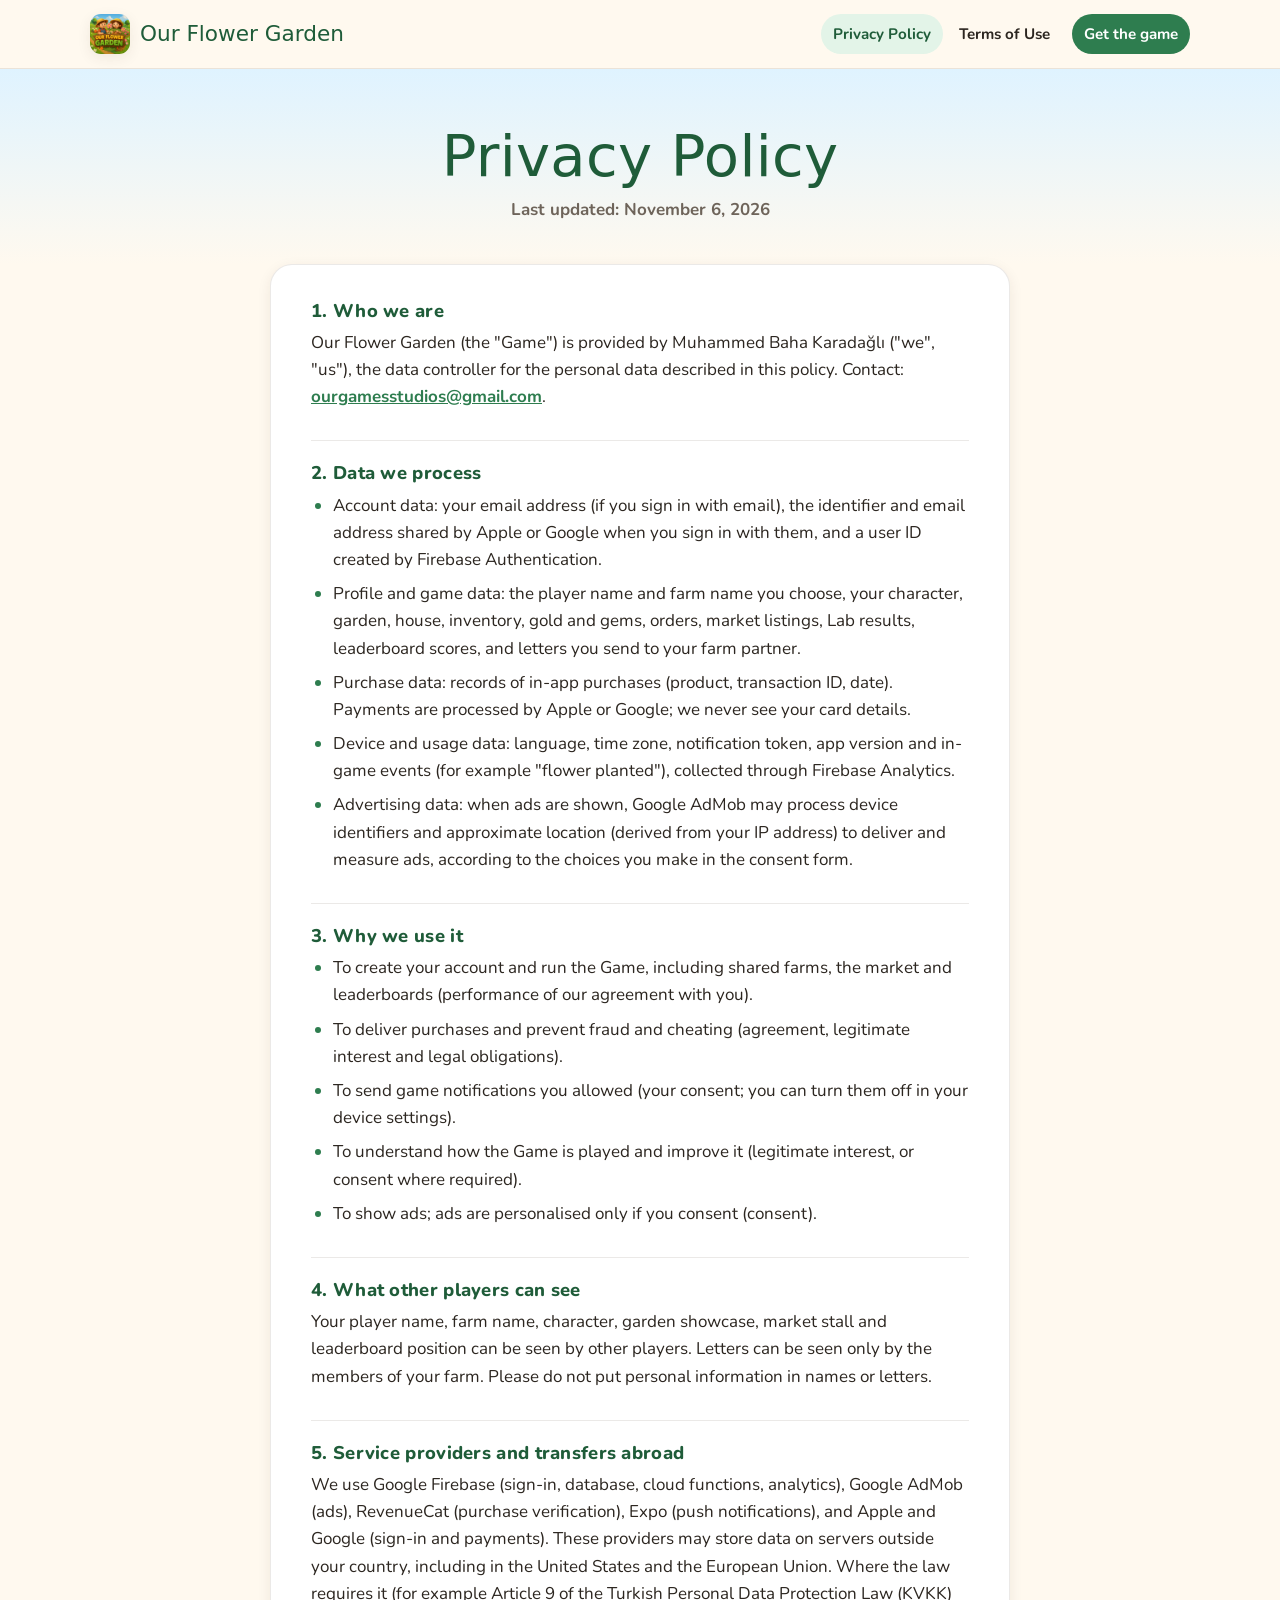
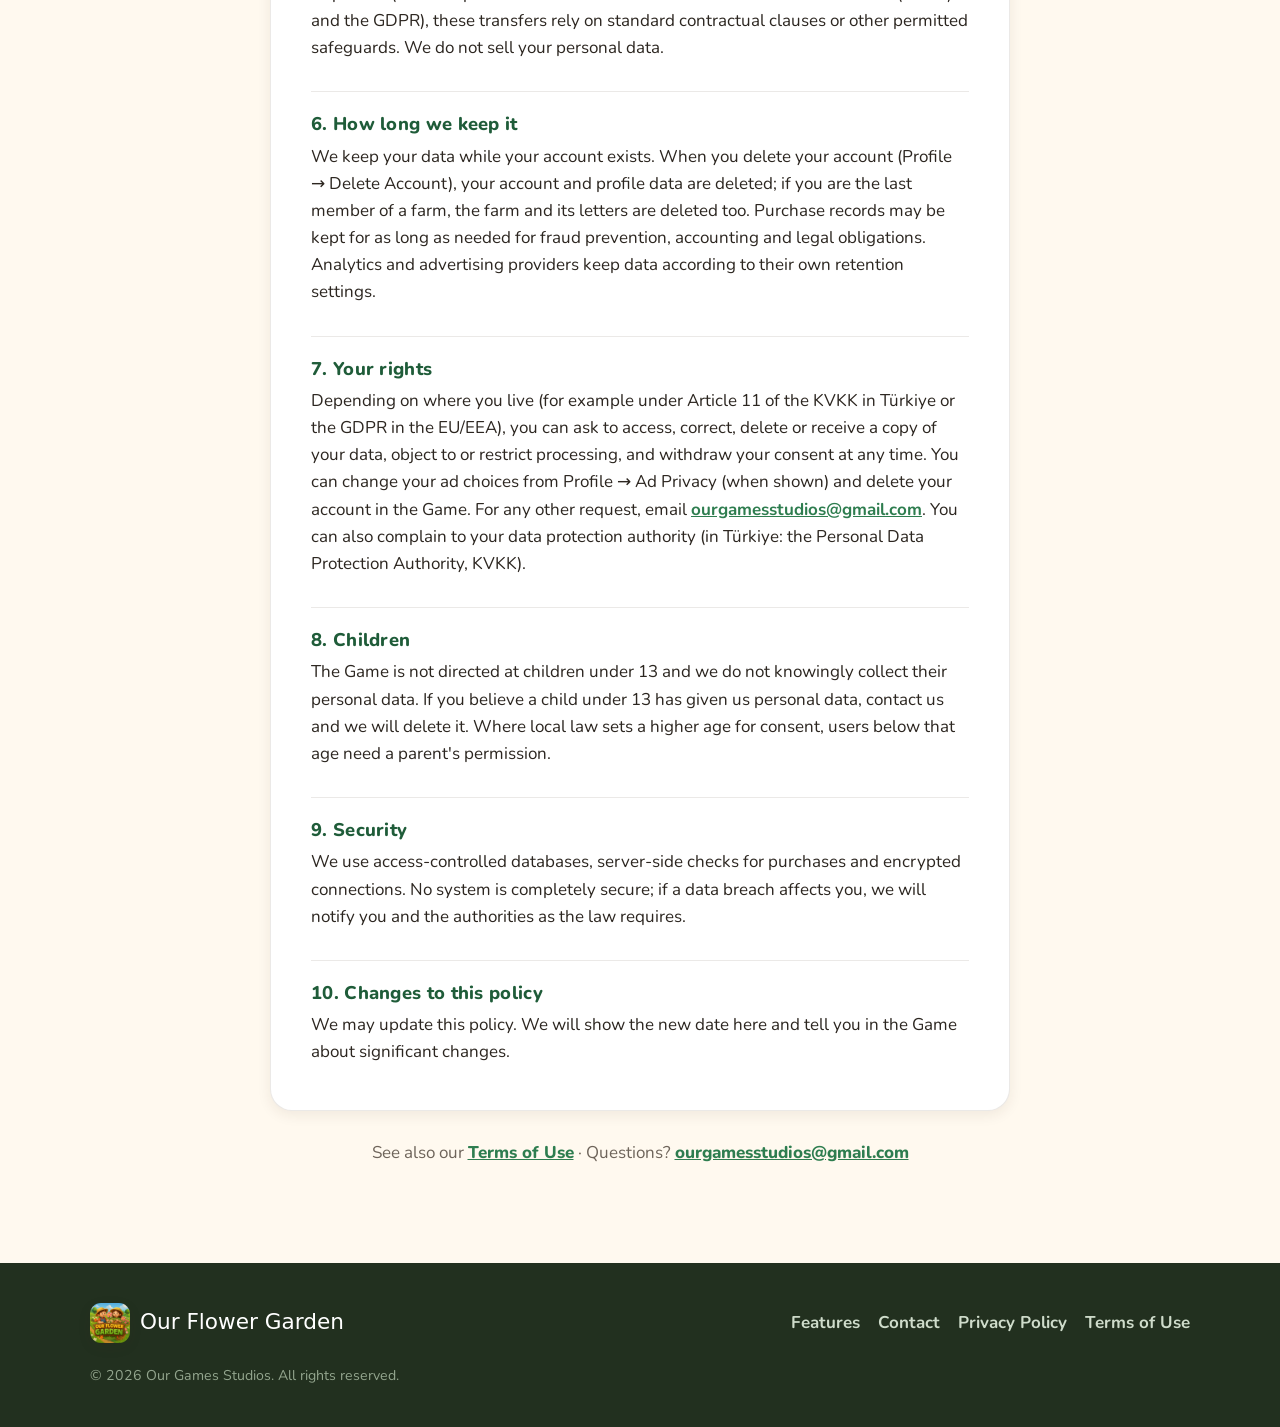
<file: privacy.html>
<!DOCTYPE html>
<html lang="en">
<head>
  <meta charset="UTF-8" />
  <meta name="viewport" content="width=device-width, initial-scale=1.0"/>
  <title>Privacy Policy – Our Flower Garden</title>
  <meta name="description" content="Our Flower Garden Privacy Policy: what data the game processes, why, and your rights.">
  <link rel="icon" type="image/png" href="./logo.png">
  <link rel="apple-touch-icon" href="./logo.png">
  <link rel="preconnect" href="https://fonts.googleapis.com">
  <link rel="preconnect" href="https://fonts.gstatic.com" crossorigin>
  <link href="https://fonts.googleapis.com/css2?family=Chewy&family=Nunito:wght@400;700;800&display=swap" rel="stylesheet">
  <link rel="stylesheet" href="./styles.css" />
</head>
<body>
  <header class="site-header">
    <div class="container nav">
      <a class="brand" href="./index.html">
        <img src="./logo.png" alt="" width="40" height="40">
        <span>Our Flower Garden</span>
      </a>
      <nav class="menu">
        <a class="active" href="./privacy.html">Privacy Policy</a>
        <a href="./terms.html">Terms of Use</a>
        <a class="pill" href="./index.html#download">Get the game</a>
      </nav>
    </div>
  </header>

  <main>
    <div class="legal-hero">
      <div class="container">
        <h1>Privacy Policy</h1>
        <p>Last updated: November 6, 2026</p>
      </div>
    </div>

    <div class="legal-wrapper">
  <section class="legal-doc" id="en" lang="en">
    <h1>Privacy Policy</h1>
    <p class="updated">Last updated: November 6, 2026</p>
    <h2>1. Who we are</h2><p>Our Flower Garden (the &quot;Game&quot;) is provided by Muhammed Baha Karadağlı (&quot;we&quot;, &quot;us&quot;), the data controller for the personal data described in this policy. Contact: <a href="mailto:ourgamesstudios@gmail.com">ourgamesstudios@gmail.com</a>.</p>
    <h2>2. Data we process</h2><ul><li>Account data: your email address (if you sign in with email), the identifier and email address shared by Apple or Google when you sign in with them, and a user ID created by Firebase Authentication.</li><li>Profile and game data: the player name and farm name you choose, your character, garden, house, inventory, gold and gems, orders, market listings, Lab results, leaderboard scores, and letters you send to your farm partner.</li><li>Purchase data: records of in-app purchases (product, transaction ID, date). Payments are processed by Apple or Google; we never see your card details.</li><li>Device and usage data: language, time zone, notification token, app version and in-game events (for example &quot;flower planted&quot;), collected through Firebase Analytics.</li><li>Advertising data: when ads are shown, Google AdMob may process device identifiers and approximate location (derived from your IP address) to deliver and measure ads, according to the choices you make in the consent form.</li></ul>
    <h2>3. Why we use it</h2><ul><li>To create your account and run the Game, including shared farms, the market and leaderboards (performance of our agreement with you).</li><li>To deliver purchases and prevent fraud and cheating (agreement, legitimate interest and legal obligations).</li><li>To send game notifications you allowed (your consent; you can turn them off in your device settings).</li><li>To understand how the Game is played and improve it (legitimate interest, or consent where required).</li><li>To show ads; ads are personalised only if you consent (consent).</li></ul>
    <h2>4. What other players can see</h2><p>Your player name, farm name, character, garden showcase, market stall and leaderboard position can be seen by other players. Letters can be seen only by the members of your farm. Please do not put personal information in names or letters.</p>
    <h2>5. Service providers and transfers abroad</h2><p>We use Google Firebase (sign-in, database, cloud functions, analytics), Google AdMob (ads), RevenueCat (purchase verification), Expo (push notifications), and Apple and Google (sign-in and payments). These providers may store data on servers outside your country, including in the United States and the European Union. Where the law requires it (for example Article 9 of the Turkish Personal Data Protection Law (KVKK) and the GDPR), these transfers rely on standard contractual clauses or other permitted safeguards. We do not sell your personal data.</p>
    <h2>6. How long we keep it</h2><p>We keep your data while your account exists. When you delete your account (Profile → Delete Account), your account and profile data are deleted; if you are the last member of a farm, the farm and its letters are deleted too. Purchase records may be kept for as long as needed for fraud prevention, accounting and legal obligations. Analytics and advertising providers keep data according to their own retention settings.</p>
    <h2>7. Your rights</h2><p>Depending on where you live (for example under Article 11 of the KVKK in Türkiye or the GDPR in the EU/EEA), you can ask to access, correct, delete or receive a copy of your data, object to or restrict processing, and withdraw your consent at any time. You can change your ad choices from Profile → Ad Privacy (when shown) and delete your account in the Game. For any other request, email <a href="mailto:ourgamesstudios@gmail.com">ourgamesstudios@gmail.com</a>. You can also complain to your data protection authority (in Türkiye: the Personal Data Protection Authority, KVKK).</p>
    <h2>8. Children</h2><p>The Game is not directed at children under 13 and we do not knowingly collect their personal data. If you believe a child under 13 has given us personal data, contact us and we will delete it. Where local law sets a higher age for consent, users below that age need a parent's permission.</p>
    <h2>9. Security</h2><p>We use access-controlled databases, server-side checks for purchases and encrypted connections. No system is completely secure; if a data breach affects you, we will notify you and the authorities as the law requires.</p>
    <h2>10. Changes to this policy</h2><p>We may update this policy. We will show the new date here and tell you in the Game about significant changes.</p>
  </section>
      <p class="legal-switch">See also our <a href="./terms.html">Terms of Use</a> · Questions? <a href="mailto:ourgamesstudios@gmail.com">ourgamesstudios@gmail.com</a></p>
    </div>
  </main>

  <footer class="site-footer">
    <div class="container footer-inner">
      <a class="brand" href="./index.html">
        <img src="./logo.png" alt="" width="40" height="40">
        <span>Our Flower Garden</span>
      </a>
      <nav class="footer-menu">
        <a href="./index.html#features">Features</a>
        <a href="./index.html#contact">Contact</a>
        <a href="./privacy.html">Privacy Policy</a>
        <a href="./terms.html">Terms of Use</a>
      </nav>
      <small>© 2026 Our Games Studios. All rights reserved.</small>
    </div>
  </footer>
</body>
</html>
</file>
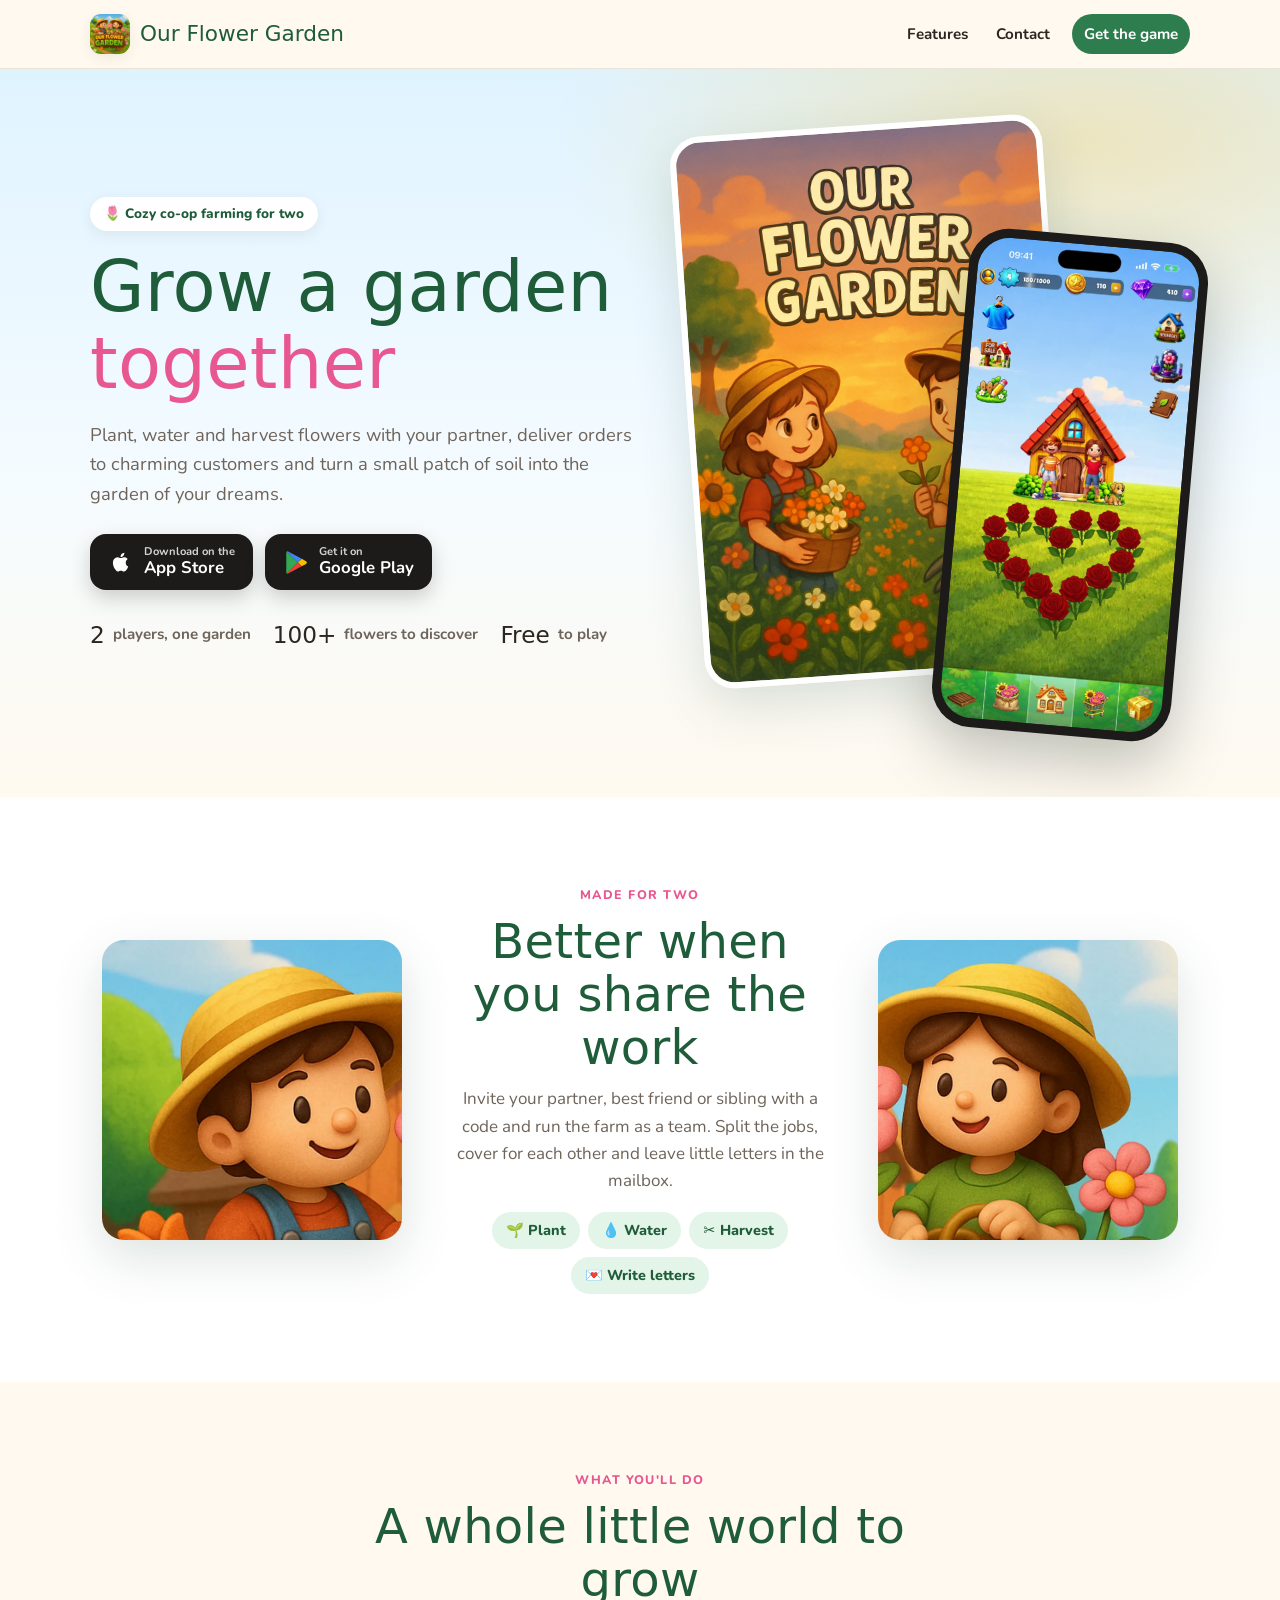
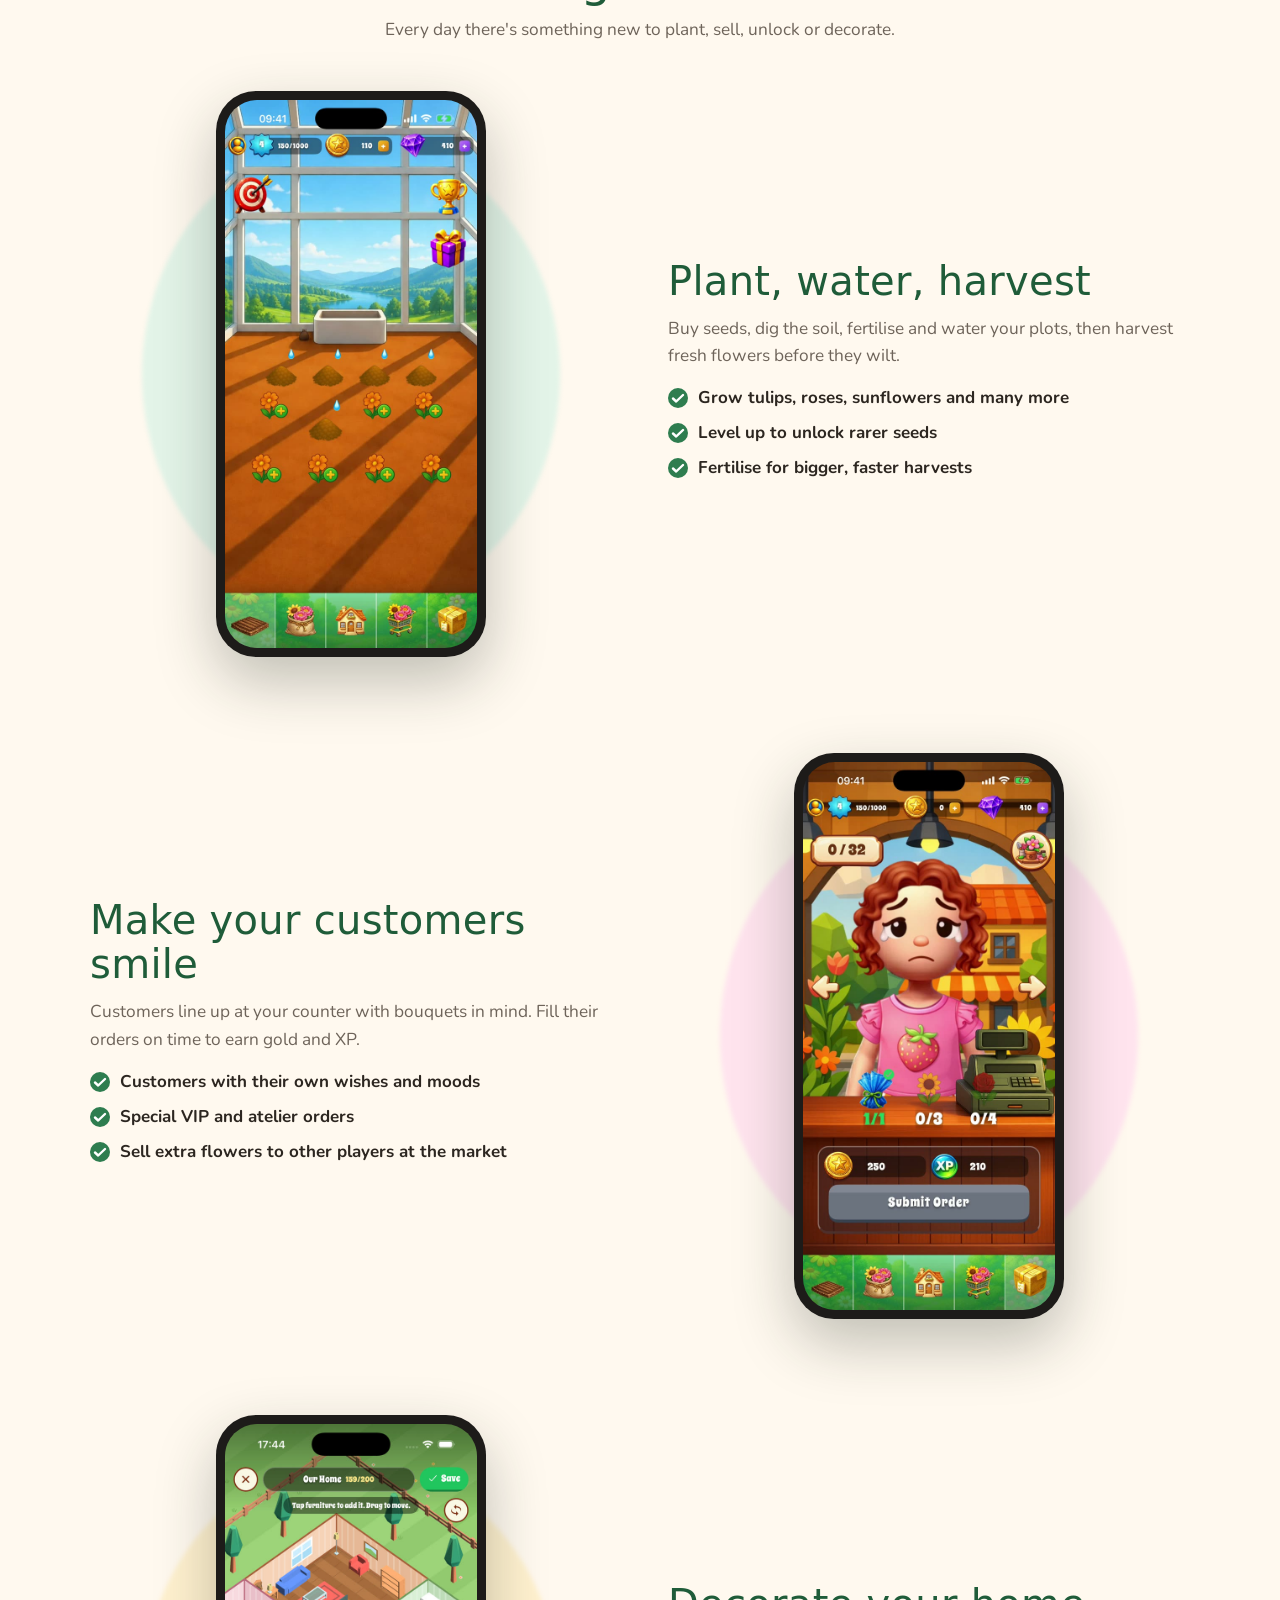
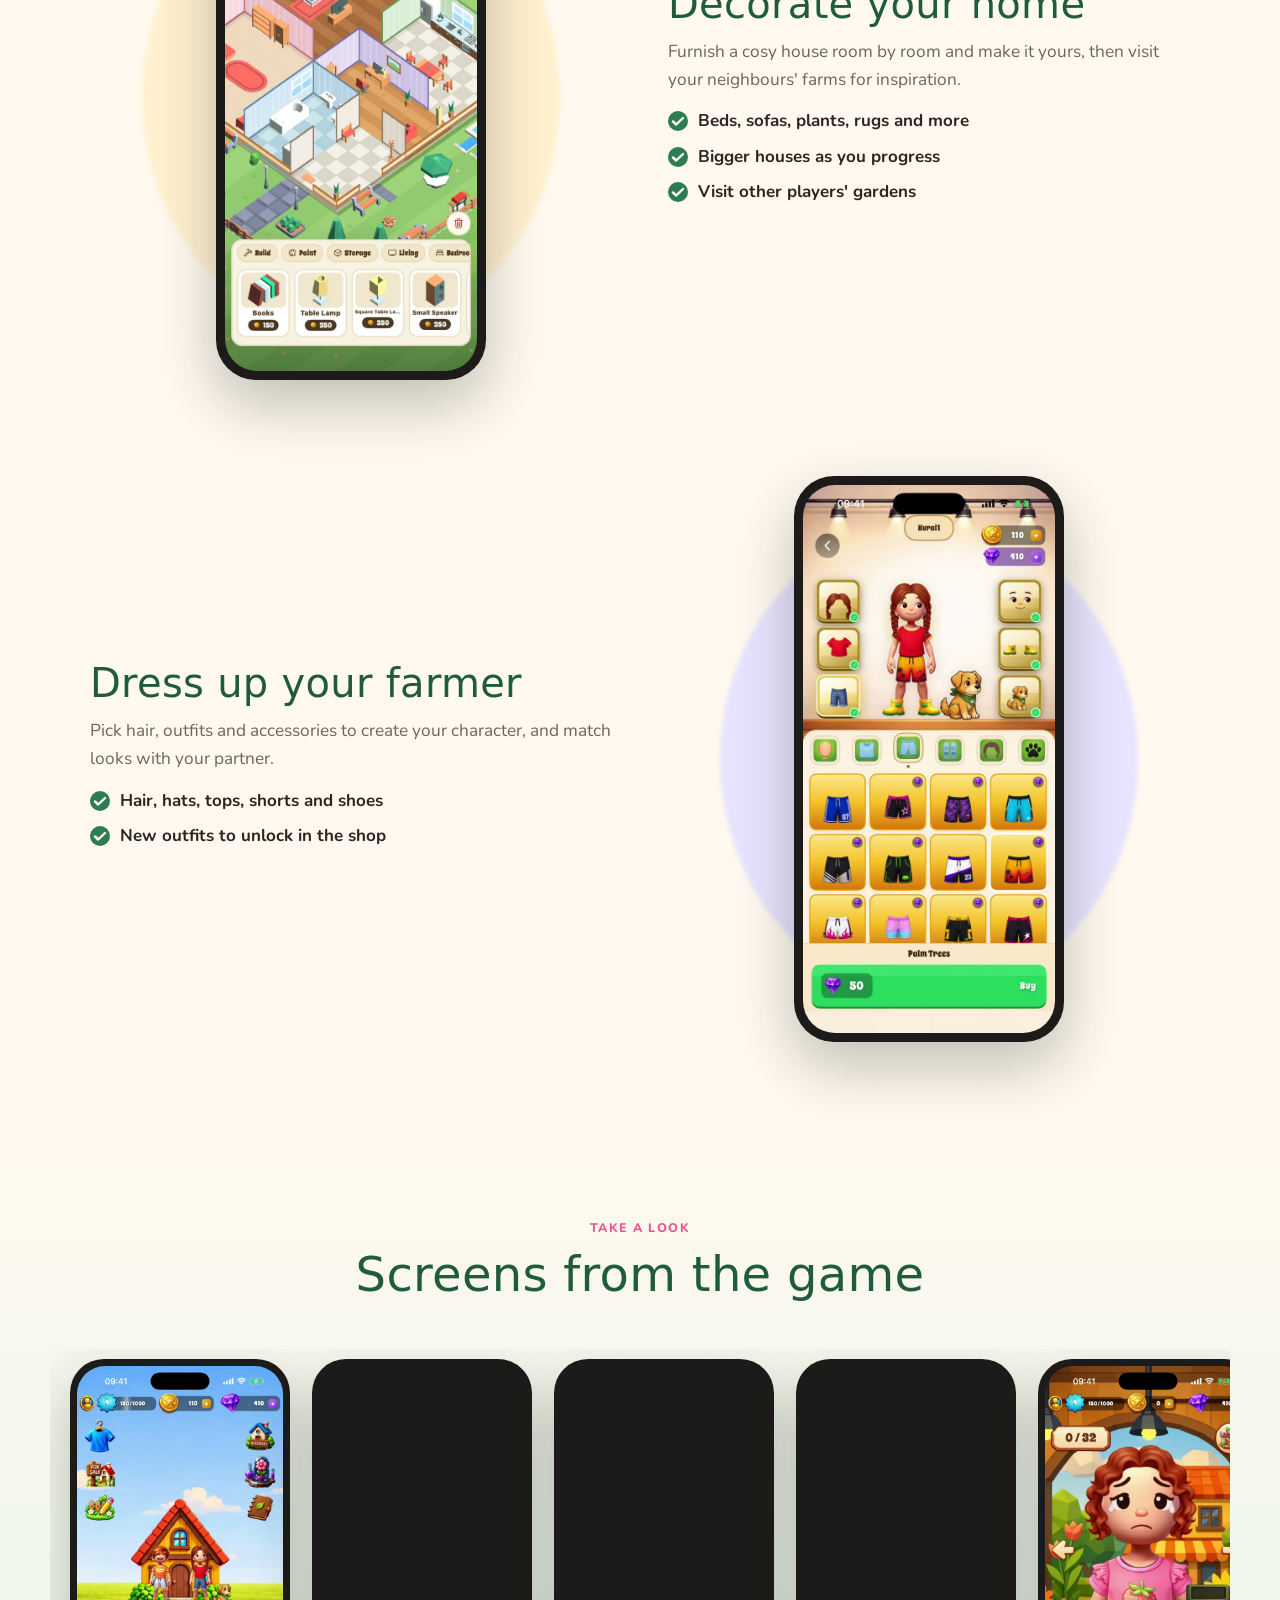
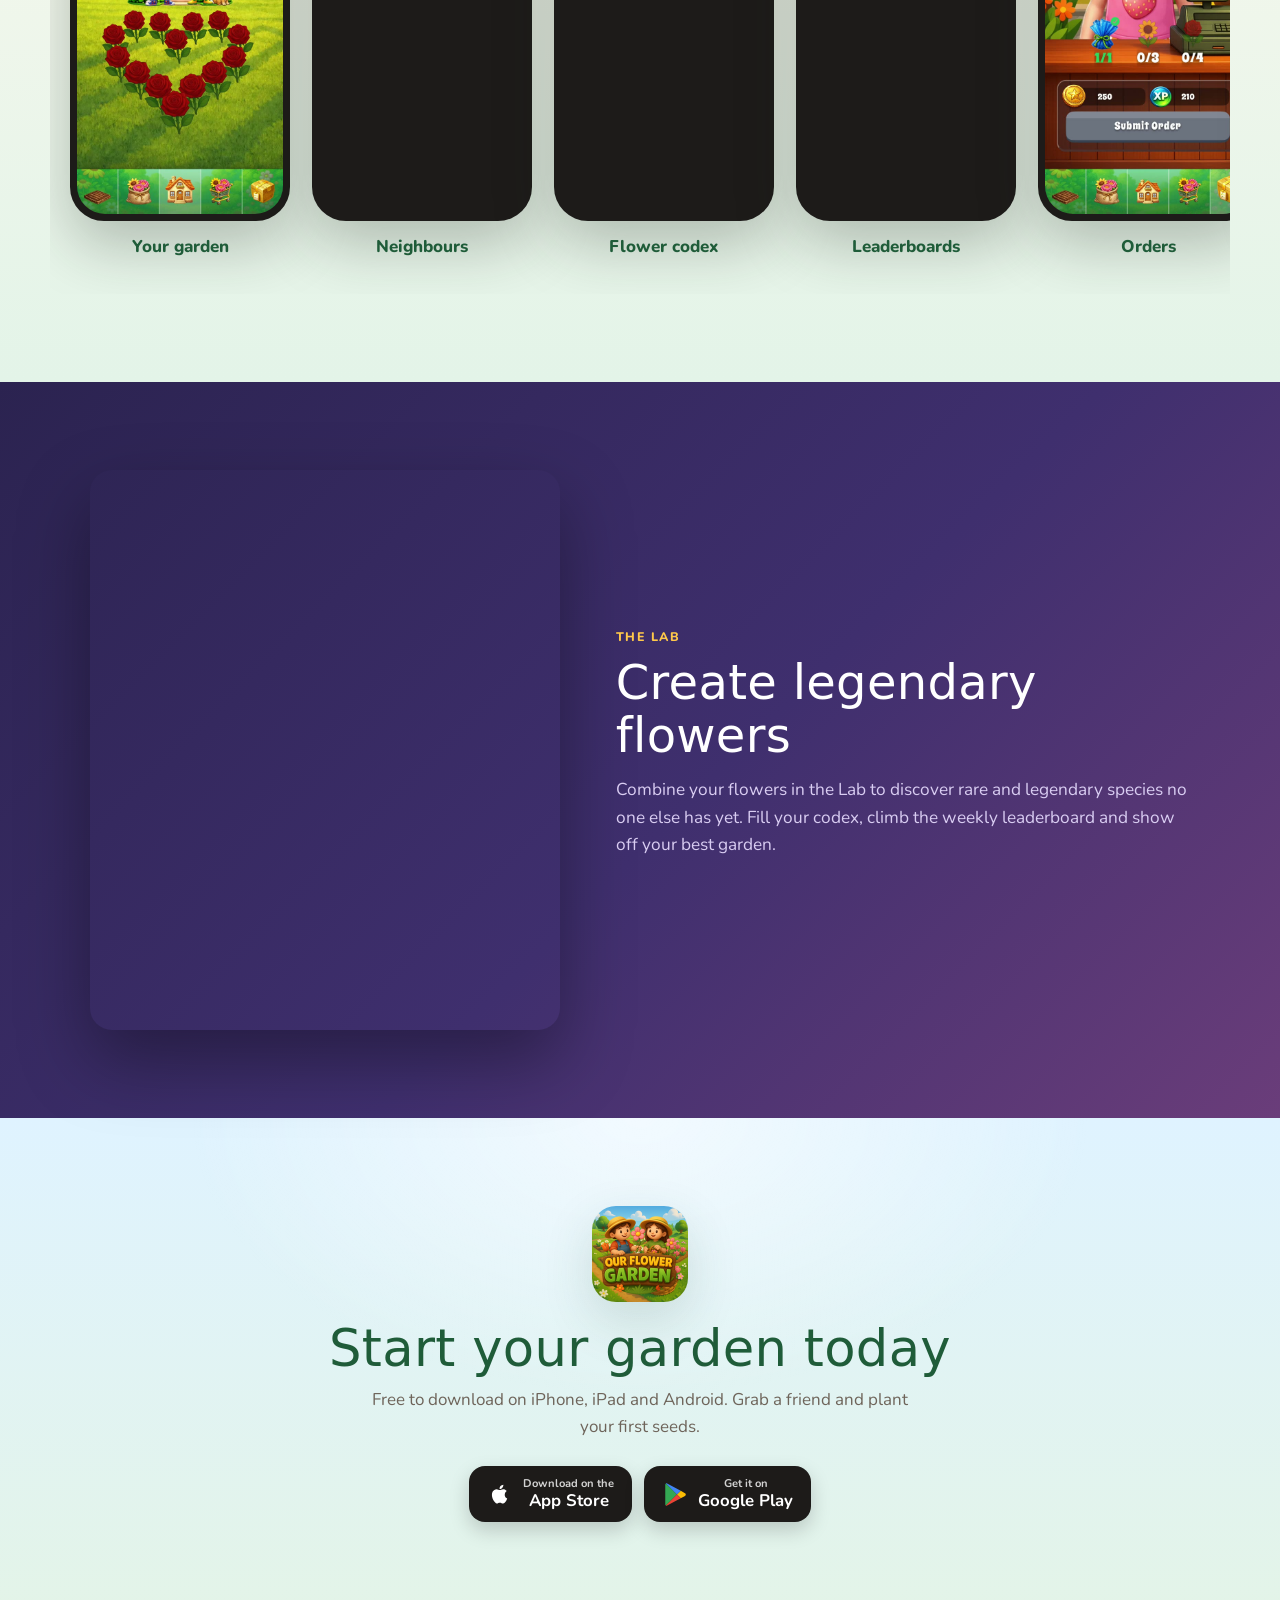
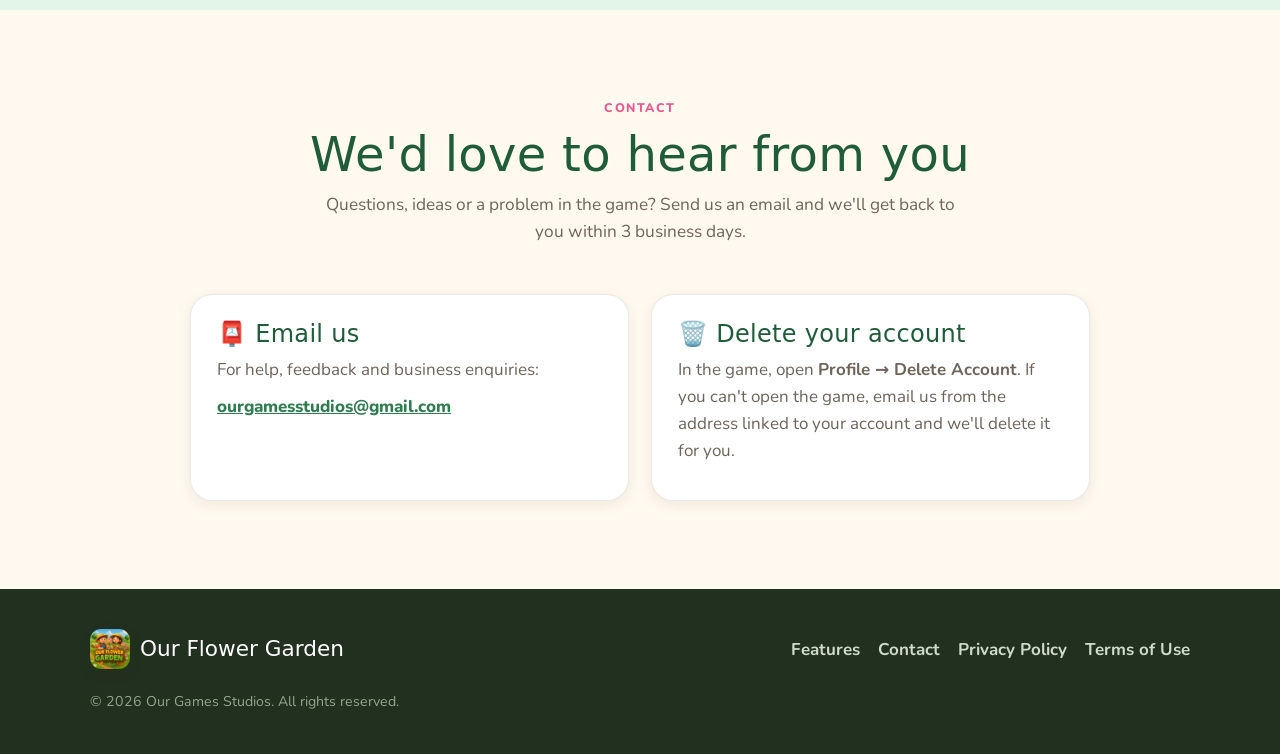
<file: support.html>
<!DOCTYPE html>
<html lang="en">
<head>
  <meta charset="UTF-8" />
  <title>Contact – Our Flower Garden</title>
  <meta http-equiv="refresh" content="0; url=./index.html#contact">
  <link rel="canonical" href="https://ourgamesstudios.github.io/#contact">
  <meta name="robots" content="noindex">
</head>
<body>
  <p>Moved to <a href="./index.html#contact">our contact section</a>.</p>
</body>
</html>
</file>
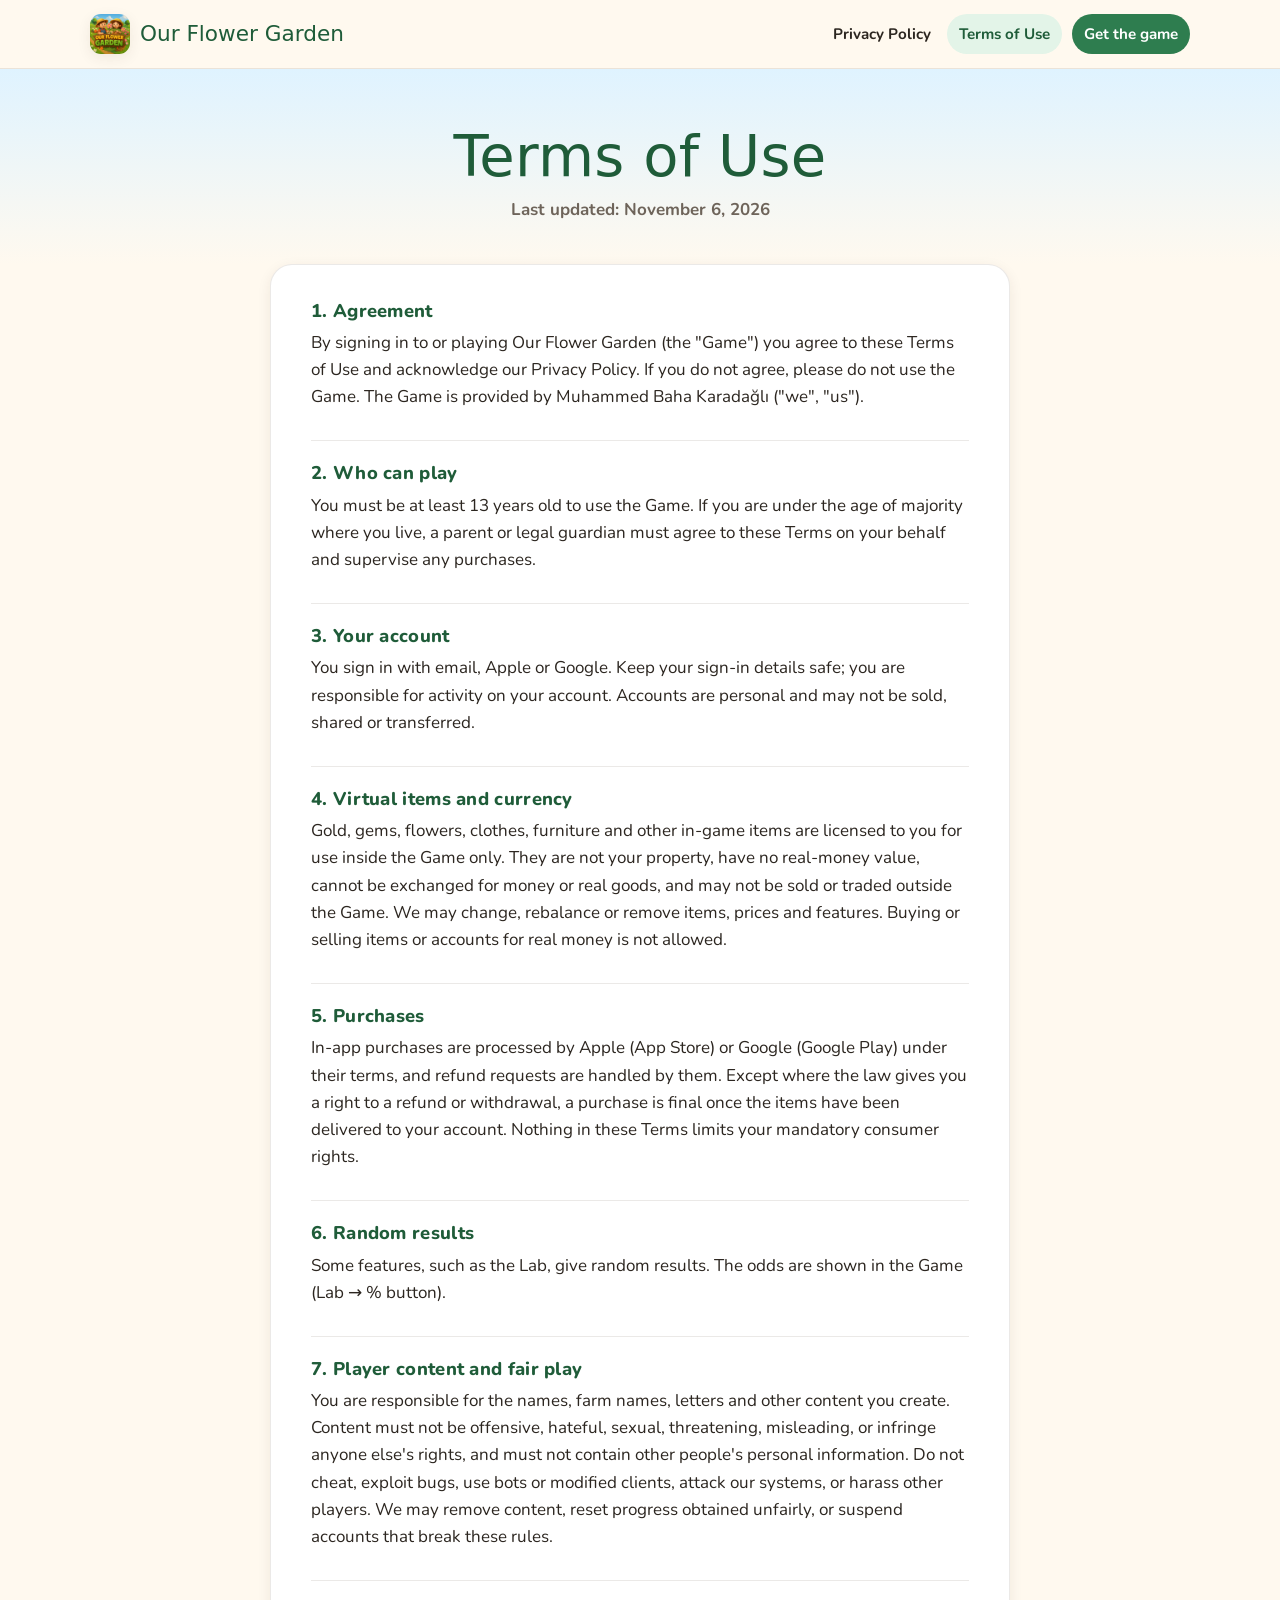
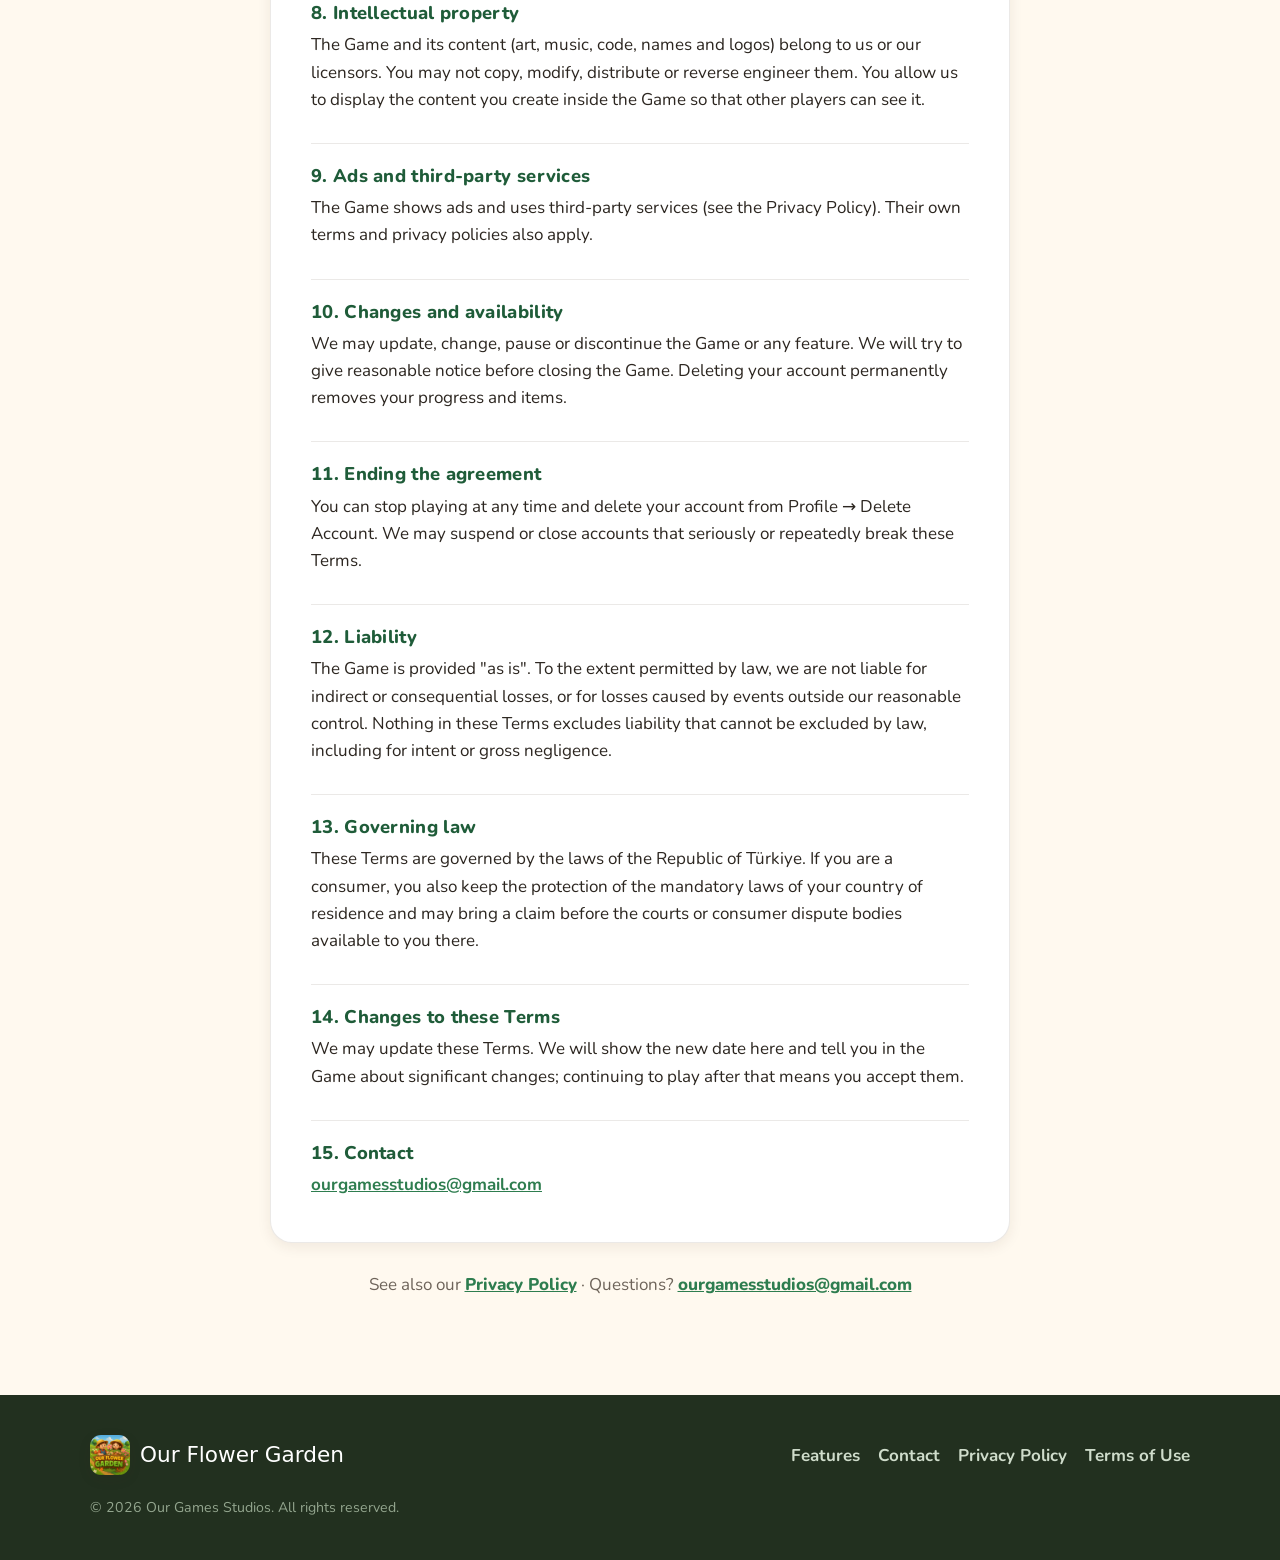
<file: terms.html>
<!DOCTYPE html>
<html lang="en">
<head>
  <meta charset="UTF-8" />
  <meta name="viewport" content="width=device-width, initial-scale=1.0"/>
  <title>Terms of Use – Our Flower Garden</title>
  <meta name="description" content="Our Flower Garden Terms of Use.">
  <link rel="icon" type="image/png" href="./logo.png">
  <link rel="apple-touch-icon" href="./logo.png">
  <link rel="preconnect" href="https://fonts.googleapis.com">
  <link rel="preconnect" href="https://fonts.gstatic.com" crossorigin>
  <link href="https://fonts.googleapis.com/css2?family=Chewy&family=Nunito:wght@400;700;800&display=swap" rel="stylesheet">
  <link rel="stylesheet" href="./styles.css" />
</head>
<body>
  <header class="site-header">
    <div class="container nav">
      <a class="brand" href="./index.html">
        <img src="./logo.png" alt="" width="40" height="40">
        <span>Our Flower Garden</span>
      </a>
      <nav class="menu">
        <a href="./privacy.html">Privacy Policy</a>
        <a class="active" href="./terms.html">Terms of Use</a>
        <a class="pill" href="./index.html#download">Get the game</a>
      </nav>
    </div>
  </header>

  <main>
    <div class="legal-hero">
      <div class="container">
        <h1>Terms of Use</h1>
        <p>Last updated: November 6, 2026</p>
      </div>
    </div>

    <div class="legal-wrapper">
  <section class="legal-doc" id="en" lang="en">
    <h1>Terms of Use</h1>
    <p class="updated">Last updated: November 6, 2026</p>
    <h2>1. Agreement</h2><p>By signing in to or playing Our Flower Garden (the &quot;Game&quot;) you agree to these Terms of Use and acknowledge our Privacy Policy. If you do not agree, please do not use the Game. The Game is provided by Muhammed Baha Karadağlı (&quot;we&quot;, &quot;us&quot;).</p>
    <h2>2. Who can play</h2><p>You must be at least 13 years old to use the Game. If you are under the age of majority where you live, a parent or legal guardian must agree to these Terms on your behalf and supervise any purchases.</p>
    <h2>3. Your account</h2><p>You sign in with email, Apple or Google. Keep your sign-in details safe; you are responsible for activity on your account. Accounts are personal and may not be sold, shared or transferred.</p>
    <h2>4. Virtual items and currency</h2><p>Gold, gems, flowers, clothes, furniture and other in-game items are licensed to you for use inside the Game only. They are not your property, have no real-money value, cannot be exchanged for money or real goods, and may not be sold or traded outside the Game. We may change, rebalance or remove items, prices and features. Buying or selling items or accounts for real money is not allowed.</p>
    <h2>5. Purchases</h2><p>In-app purchases are processed by Apple (App Store) or Google (Google Play) under their terms, and refund requests are handled by them. Except where the law gives you a right to a refund or withdrawal, a purchase is final once the items have been delivered to your account. Nothing in these Terms limits your mandatory consumer rights.</p>
    <h2>6. Random results</h2><p>Some features, such as the Lab, give random results. The odds are shown in the Game (Lab → % button).</p>
    <h2>7. Player content and fair play</h2><p>You are responsible for the names, farm names, letters and other content you create. Content must not be offensive, hateful, sexual, threatening, misleading, or infringe anyone else's rights, and must not contain other people's personal information. Do not cheat, exploit bugs, use bots or modified clients, attack our systems, or harass other players. We may remove content, reset progress obtained unfairly, or suspend accounts that break these rules.</p>
    <h2>8. Intellectual property</h2><p>The Game and its content (art, music, code, names and logos) belong to us or our licensors. You may not copy, modify, distribute or reverse engineer them. You allow us to display the content you create inside the Game so that other players can see it.</p>
    <h2>9. Ads and third-party services</h2><p>The Game shows ads and uses third-party services (see the Privacy Policy). Their own terms and privacy policies also apply.</p>
    <h2>10. Changes and availability</h2><p>We may update, change, pause or discontinue the Game or any feature. We will try to give reasonable notice before closing the Game. Deleting your account permanently removes your progress and items.</p>
    <h2>11. Ending the agreement</h2><p>You can stop playing at any time and delete your account from Profile → Delete Account. We may suspend or close accounts that seriously or repeatedly break these Terms.</p>
    <h2>12. Liability</h2><p>The Game is provided &quot;as is&quot;. To the extent permitted by law, we are not liable for indirect or consequential losses, or for losses caused by events outside our reasonable control. Nothing in these Terms excludes liability that cannot be excluded by law, including for intent or gross negligence.</p>
    <h2>13. Governing law</h2><p>These Terms are governed by the laws of the Republic of Türkiye. If you are a consumer, you also keep the protection of the mandatory laws of your country of residence and may bring a claim before the courts or consumer dispute bodies available to you there.</p>
    <h2>14. Changes to these Terms</h2><p>We may update these Terms. We will show the new date here and tell you in the Game about significant changes; continuing to play after that means you accept them.</p>
    <h2>15. Contact</h2><p><a href="mailto:ourgamesstudios@gmail.com">ourgamesstudios@gmail.com</a></p>
  </section>
      <p class="legal-switch">See also our <a href="./privacy.html">Privacy Policy</a> · Questions? <a href="mailto:ourgamesstudios@gmail.com">ourgamesstudios@gmail.com</a></p>
    </div>
  </main>

  <footer class="site-footer">
    <div class="container footer-inner">
      <a class="brand" href="./index.html">
        <img src="./logo.png" alt="" width="40" height="40">
        <span>Our Flower Garden</span>
      </a>
      <nav class="footer-menu">
        <a href="./index.html#features">Features</a>
        <a href="./index.html#contact">Contact</a>
        <a href="./privacy.html">Privacy Policy</a>
        <a href="./terms.html">Terms of Use</a>
      </nav>
      <small>© 2026 Our Games Studios. All rights reserved.</small>
    </div>
  </footer>
</body>
</html>
</file>
<file: styles.css>
:root{
  --sky:#dff3ff;
  --sky-2:#f4fbff;
  --cream:#fff9ef;
  --paper:#ffffff;
  --leaf:#2e7d4f;
  --leaf-dark:#1f5c39;
  --leaf-soft:#e3f4e8;
  --wood:#8a5a34;
  --petal:#e8578f;
  --petal-soft:#ffe4ee;
  --sun:#ffc84a;
  --ink:#2c2620;
  --muted:#6e645a;
  --line:rgba(60,40,20,.10);
  --shadow-sm:0 4px 14px rgba(60,40,20,.08);
  --shadow:0 18px 50px rgba(46,90,60,.16);
  --radius:22px;
  --display:"Chewy", "Comic Sans MS", system-ui, sans-serif;
  --body:"Nunito", system-ui, -apple-system, "Segoe UI", Roboto, sans-serif;
  color-scheme: light;
}

*{box-sizing:border-box}
html{scroll-behavior:smooth}
html,body{margin:0;padding:0}
body{
  font-family:var(--body);
  font-size:17px;
  line-height:1.6;
  color:var(--ink);
  background:var(--cream);
  -webkit-font-smoothing:antialiased;
}
img{max-width:100%;height:auto;display:block}
a{color:var(--leaf)}
h1,h2,h3{font-family:var(--display);font-weight:400;letter-spacing:.3px;line-height:1.1;margin:0}
.container{max-width:1140px;margin:0 auto;padding:0 20px}

/* Header */
.site-header{
  position:sticky;top:0;z-index:50;
  background:rgba(255,249,239,.82);
  backdrop-filter:saturate(1.4) blur(10px);
  -webkit-backdrop-filter:saturate(1.4) blur(10px);
  border-bottom:1px solid var(--line);
}
.nav{display:flex;align-items:center;justify-content:space-between;gap:16px;min-height:68px}
.brand{display:flex;align-items:center;gap:10px;text-decoration:none;color:var(--ink)}
.brand img{width:40px;height:40px;border-radius:11px;box-shadow:var(--shadow-sm)}
.brand span{font-family:var(--display);font-size:1.35rem;color:var(--leaf-dark)}
.menu{display:flex;align-items:center;gap:4px}
.menu a{
  text-decoration:none;color:var(--ink);font-weight:700;font-size:.95rem;
  padding:8px 12px;border-radius:999px;
}
.menu a:hover{background:var(--leaf-soft)}
.menu a.active{background:var(--leaf-soft);color:var(--leaf-dark)}
.menu a.pill{background:var(--leaf);color:#fff;margin-left:6px}
.menu a.pill:hover{background:var(--leaf-dark)}

/* Buttons */
.btn{
  display:inline-flex;align-items:center;gap:10px;
  text-decoration:none;font-weight:800;border-radius:16px;
  padding:12px 18px;transition:transform .15s ease, box-shadow .15s ease;
}
.btn:hover{transform:translateY(-2px)}
.btn svg{width:26px;height:26px;flex:none}
.btn small{display:block;font-size:.7rem;font-weight:700;opacity:.8;line-height:1.1}
.btn strong{display:block;font-size:1.05rem;line-height:1.15}
.btn-store{background:#1d1b19;color:#fff;box-shadow:0 8px 20px rgba(0,0,0,.18)}
.btn-store:hover{box-shadow:0 12px 26px rgba(0,0,0,.24)}
.btn-light{background:#fff;color:var(--ink);box-shadow:var(--shadow-sm)}
.stores{display:flex;flex-wrap:wrap;gap:12px}

/* Hero */
.hero{
  position:relative;overflow:hidden;
  background:
    radial-gradient(60% 50% at 85% 10%, rgba(255,200,74,.35), transparent 70%),
    linear-gradient(180deg, var(--sky) 0%, var(--sky-2) 55%, var(--cream) 100%);
  padding:56px 0 72px;
}
.hero-inner{display:grid;grid-template-columns:1.05fr .95fr;gap:40px;align-items:center}
.eyebrow{
  display:inline-flex;align-items:center;gap:8px;
  background:#fff;color:var(--leaf-dark);font-weight:800;font-size:.85rem;
  padding:6px 14px;border-radius:999px;box-shadow:var(--shadow-sm);margin-bottom:18px;
}
.hero h1{font-size:clamp(2.6rem, 6vw, 4.4rem);color:var(--leaf-dark);margin-bottom:16px}
.hero h1 em{font-style:normal;color:var(--petal)}
.hero .lead{font-size:1.15rem;color:var(--muted);max-width:34em;margin:0 0 26px}
.facts{display:flex;flex-wrap:wrap;gap:10px 22px;margin:26px 0 0;padding:0;list-style:none;color:var(--muted);font-weight:700;font-size:.95rem}
.facts li{display:flex;align-items:center;gap:8px}
.facts b{font-family:var(--display);font-weight:400;font-size:1.45rem;color:var(--ink)}

.hero-visual{position:relative;min-height:600px}
.hero-art{
  position:absolute;right:130px;top:0;width:min(380px, 74%);
  border-radius:30px;overflow:hidden;box-shadow:var(--shadow);
  transform:rotate(-4deg);border:6px solid #fff;
}
.hero-visual .phone{position:absolute;right:0;top:110px;width:240px;transform:rotate(5deg)}

/* Phone mockup */
.phone{
  background:#1d1b19;border-radius:40px;padding:9px;
  box-shadow:0 24px 60px rgba(30,40,30,.28);
}
.phone img{border-radius:32px;width:100%;height:auto}

/* Sections */
section{scroll-margin-top:76px}
.section{padding:88px 0}
.section-head{text-align:center;max-width:660px;margin:0 auto 48px}
.section-head h2{font-size:clamp(2rem, 4.5vw, 3rem);color:var(--leaf-dark);margin-bottom:10px}
.section-head p{color:var(--muted);margin:0;font-size:1.08rem}
.kicker{display:block;font-weight:800;color:var(--petal);text-transform:uppercase;letter-spacing:.12em;font-size:.78rem;margin-bottom:10px}

/* Duo */
.duo{background:var(--paper)}
.duo-grid{display:grid;grid-template-columns:1fr 1.2fr 1fr;gap:32px;align-items:center}
.duo-card{border-radius:var(--radius);overflow:hidden;box-shadow:var(--shadow);max-width:300px;width:100%;justify-self:center}
.duo-card img{aspect-ratio:1/1;object-fit:cover;object-position:top}
.duo-text{text-align:center}
.duo-text h2{font-size:clamp(2rem, 4.5vw, 3rem);color:var(--leaf-dark);margin-bottom:12px}
.duo-text p{color:var(--muted);margin:0 0 18px}
.roles{display:flex;justify-content:center;flex-wrap:wrap;gap:8px;padding:0;margin:0;list-style:none}
.roles li{background:var(--leaf-soft);color:var(--leaf-dark);font-weight:800;font-size:.9rem;padding:7px 14px;border-radius:999px}

/* Feature rows */
.features{display:flex;flex-direction:column;gap:96px}
.feature{display:grid;grid-template-columns:1fr 1fr;gap:56px;align-items:center}
.feature:nth-child(even) .feature-media{order:2}
.feature-media{display:flex;justify-content:center;position:relative}
.feature-media::before{
  content:"";position:absolute;inset:8% 10%;border-radius:50%;
  background:var(--blob, var(--leaf-soft));filter:blur(2px);z-index:0;
}
.feature-media .phone{width:270px;position:relative;z-index:1}
.feature-text h3{font-size:clamp(1.8rem, 3.5vw, 2.5rem);color:var(--leaf-dark);margin-bottom:12px}
.feature-text p{color:var(--muted);margin:0 0 14px;font-size:1.08rem}
.ticks{list-style:none;padding:0;margin:0}
.ticks li{position:relative;padding-left:30px;margin:8px 0;font-weight:700}
.ticks li::before{
  content:"";position:absolute;left:0;top:4px;width:20px;height:20px;border-radius:50%;
  background:var(--leaf) url("data:image/svg+xml,%3Csvg xmlns='http://www.w3.org/2000/svg' viewBox='0 0 20 20'%3E%3Cpath d='M5 10.5l3.2 3L15 7' fill='none' stroke='%23fff' stroke-width='2.4' stroke-linecap='round' stroke-linejoin='round'/%3E%3C/svg%3E") center/100% no-repeat;
}

/* Gallery */
.gallery-band{background:linear-gradient(180deg, var(--cream), var(--leaf-soft))}
.gallery{
  display:flex;gap:22px;overflow-x:auto;scroll-snap-type:x mandatory;
  padding:10px 20px 34px;margin:0 auto;max-width:1180px;
  scrollbar-width:thin;
}
.gallery figure{margin:0;flex:0 0 220px;scroll-snap-align:center;text-align:center}
.gallery .phone{border-radius:34px;padding:7px}
.gallery .phone img{border-radius:28px}
.gallery figcaption{margin-top:12px;font-weight:800;color:var(--leaf-dark)}

/* Lab */
.lab{
  background:linear-gradient(135deg, #2b2350 0%, #3f2f6e 55%, #6a3d7a 100%);
  color:#f3ecff;
}
.lab-inner{display:grid;grid-template-columns:.9fr 1.1fr;gap:56px;align-items:center}
.lab img{border-radius:var(--radius);box-shadow:0 30px 70px rgba(0,0,0,.35);max-height:560px;object-fit:cover;width:100%}
.lab h2{font-size:clamp(2rem, 4.5vw, 3rem);color:#fff;margin-bottom:14px}
.lab p{color:#d9cdf2;font-size:1.08rem;margin:0 0 14px}
.lab .kicker{color:var(--sun)}

/* CTA */
.cta-band{
  text-align:center;
  background:
    radial-gradient(50% 80% at 50% 0%, rgba(255,255,255,.6), transparent 70%),
    linear-gradient(180deg, var(--sky), var(--leaf-soft));
}
.cta-band img.icon{width:96px;height:96px;border-radius:24px;margin:0 auto 18px;box-shadow:var(--shadow)}
.cta-band h2{font-size:clamp(2.1rem, 5vw, 3.2rem);color:var(--leaf-dark);margin-bottom:10px}
.cta-band p{color:var(--muted);margin:0 auto 26px;max-width:32em}
.cta-band .stores{justify-content:center}

/* Contact */
.contact-grid{display:grid;grid-template-columns:repeat(2, 1fr);gap:22px;max-width:900px;margin:0 auto}
.card{background:var(--paper);border:1px solid var(--line);border-radius:var(--radius);padding:26px;box-shadow:var(--shadow-sm)}
.card h3{font-size:1.5rem;color:var(--leaf-dark);margin-bottom:8px}
.card p{margin:0 0 10px;color:var(--muted)}
.card a{font-weight:800;overflow-wrap:anywhere}

/* Footer */
.site-footer{background:#22301f;color:#cfdccb;padding:40px 0}
.footer-inner{display:flex;flex-wrap:wrap;align-items:center;justify-content:space-between;gap:16px}
.site-footer .brand span{color:#fff}
.footer-menu{display:flex;flex-wrap:wrap;gap:6px 18px}
.footer-menu a{color:#cfdccb;text-decoration:none;font-weight:700}
.footer-menu a:hover{color:#fff}
.site-footer small{display:block;width:100%;color:#93a58e;margin-top:6px}

/* Legal pages */
.legal-hero{
  background:linear-gradient(180deg, var(--sky), var(--cream));
  padding:56px 0 40px;text-align:center;
}
.legal-hero h1{font-size:clamp(2.4rem, 6vw, 3.6rem);color:var(--leaf-dark);margin-bottom:8px}
.legal-hero p{color:var(--muted);margin:0;font-weight:700}
.legal-wrapper{max-width:780px;margin:0 auto;padding:0 20px 80px}
.legal-doc{
  background:var(--paper);border:1px solid var(--line);border-radius:var(--radius);
  padding:36px 40px;box-shadow:var(--shadow-sm);
}
.legal-doc > h1, .legal-doc > .updated{display:none}
.legal-doc h2{
  font-family:var(--body);font-weight:800;font-size:1.15rem;color:var(--leaf-dark);
  margin:30px 0 8px;padding-top:22px;border-top:1px solid var(--line);
}
.legal-doc h2:first-of-type{margin-top:0;padding-top:0;border-top:0}
.legal-doc p{margin:8px 0}
.legal-doc ul{margin:8px 0;padding-left:22px}
.legal-doc li{margin:7px 0}
.legal-doc li::marker{color:var(--leaf)}
.legal-doc a{font-weight:700;overflow-wrap:anywhere}
.legal-switch{text-align:center;margin-top:28px;color:var(--muted)}
.legal-switch a{font-weight:800}

/* Responsive */
@media (max-width: 960px){
  .hero-inner{grid-template-columns:1fr;text-align:center}
  .hero .lead{margin-left:auto;margin-right:auto}
  .hero .stores,.facts{justify-content:center}
  .hero-visual{min-height:470px;max-width:520px;width:100%;margin:0 auto}
  .hero-art{right:auto;left:0;width:66%}
  .hero-visual .phone{width:44%;max-width:220px}
  .duo-grid{grid-template-columns:1fr 1fr}
  .duo-text{grid-column:1 / -1;order:-1}
  .feature,.lab-inner{grid-template-columns:1fr;gap:32px}
  .feature:nth-child(even) .feature-media{order:0}
  .feature-text{text-align:center}
  .ticks{display:inline-block;text-align:left}
  .lab-inner{text-align:center}
  .lab img{max-height:420px}
}
@media (max-width: 640px){
  body{font-size:16px}
  .menu a:not(.pill){display:none}
  .nav{min-height:60px;gap:10px}
  .brand img{width:34px;height:34px}
  .brand span{font-size:1.15rem;white-space:nowrap}
  .menu a.pill{white-space:nowrap;padding:8px 14px;margin-left:0}
  .section{padding:64px 0}
  .features{gap:64px}
  .hero{padding:36px 0 56px}
  .hero-visual{min-height:390px}
  .feature-media .phone{width:230px}
  .contact-grid{grid-template-columns:1fr}
  .legal-doc{padding:24px 20px}
  .footer-inner{flex-direction:column;text-align:center}
  .footer-menu{justify-content:center}
}
</file>
